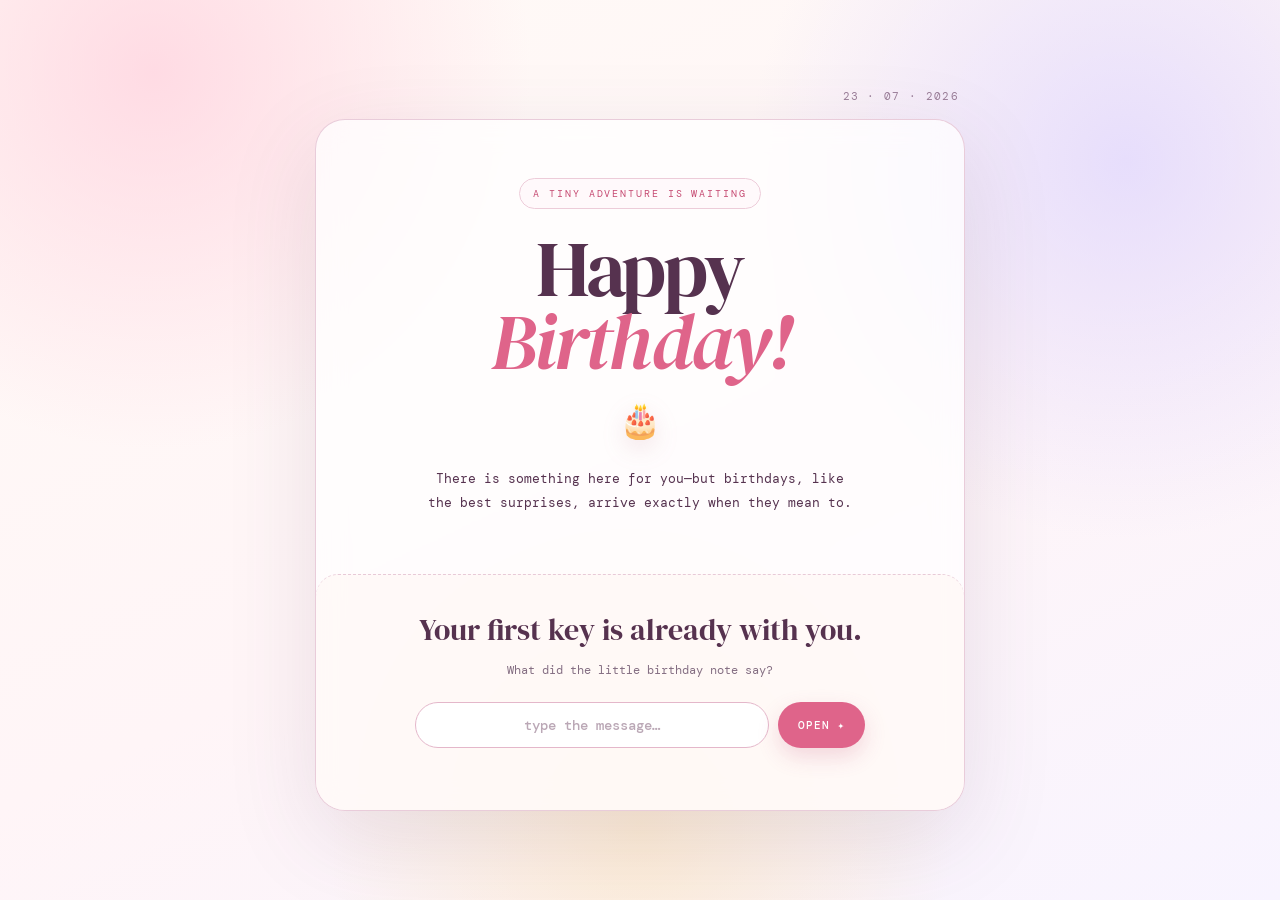
<file: index.html>
<!DOCTYPE html>
<html lang="en">
<head>
  <meta charset="utf-8">
  <meta name="viewport" content="width=device-width, initial-scale=1, viewport-fit=cover">
  <meta name="theme-color" content="#fff5f7">
  <meta name="description" content="A little birthday adventure, waiting just for you.">
  <meta name="robots" content="noindex, nofollow">
  <title>A Birthday Adventure ✦</title>
  <link rel="preconnect" href="https://fonts.googleapis.com">
  <link rel="preconnect" href="https://fonts.gstatic.com" crossorigin>
  <link href="https://fonts.googleapis.com/css2?family=DM+Mono:wght@400;500&family=DM+Serif+Display:ital@0;1&display=swap" rel="stylesheet">
  <link rel="stylesheet" href="birthday.css">
  <style>
    *{box-sizing:border-box;margin:0;padding:0}
    body{min-height:100svh;display:grid;place-items:center;padding:28px 18px;font-family:"DM Mono",monospace;-webkit-tap-highlight-color:transparent}
    .shell{width:min(100%,650px)}
    .top{display:flex;justify-content:flex-end;align-items:center;margin-bottom:16px;padding:0 6px;color:#9a7e98;font-size:11px;letter-spacing:.12em}
    .spark{color:#d94f79}
    main{overflow:hidden;border:1px solid rgba(232,202,216,.95);border-radius:30px;background:rgba(255,255,255,.73);box-shadow:0 28px 90px rgba(95,58,93,.13);backdrop-filter:blur(14px)}
    .hero{position:relative;padding:clamp(30px,8vw,58px);text-align:center}
    .mini{display:inline-flex;align-items:center;gap:8px;margin-bottom:24px;padding:8px 13px;border:1px solid #edccd9;border-radius:999px;background:#fff9fb;color:#c64c73;font-size:10px;letter-spacing:.19em;text-transform:uppercase}
    h1{font-family:"DM Serif Display",serif;font-size:clamp(47px,12vw,78px);font-weight:400;line-height:.93;letter-spacing:-.03em;cursor:default;user-select:none}
    h1 em{display:block;color:#df648a;font-weight:400}
    .intro{max-width:460px;margin:24px auto 0;color:#806a7f;font-size:13px;line-height:1.9}
    .cake{display:block;margin:20px auto 4px;font-size:34px;filter:drop-shadow(0 8px 12px rgba(180,91,119,.16))}
    .panel{padding:clamp(22px,6vw,34px);border-top:1px dashed #e8cad8;background:rgba(255,248,245,.66)}
    #countdown{text-align:center}
    .time{display:grid;grid-template-columns:repeat(4,1fr);gap:8px;margin:18px 0}
    .unit{padding:15px 5px;border:1px solid #ead0dc;border-radius:16px;background:rgba(255,255,255,.72)}
    .num{display:block;color:#66445f;font-family:"DM Serif Display",serif;font-size:clamp(26px,8vw,40px);line-height:1}
    .label{display:block;margin-top:6px;color:#9b8299;font-size:9px;letter-spacing:.14em}
    .waiting{color:#8b7288;font-size:12px;line-height:1.75}
    .date{margin-top:12px;color:#d2557b;font-size:10px;letter-spacing:.16em;text-transform:uppercase}
    #unlock{display:none;text-align:center}
    #unlock h2{font-family:"DM Serif Display",serif;font-size:30px;font-weight:400}
    #unlock p{margin:10px auto 20px;color:#846e82;font-size:12px;line-height:1.8}
    .row{display:flex;gap:9px;max-width:450px;margin:auto}
    input{min-width:0;flex:1;padding:13px 16px;border:1px solid #e4b7ca;border-radius:999px;background:#fff;color:#583a54;font:500 14px "DM Mono",monospace;text-align:center;outline:none}
    input:focus{border-color:#d75c83;box-shadow:0 0 0 4px rgba(228,95,134,.1)}
    button{padding:13px 20px;border:0;border-radius:999px;background:#df648a;color:white;font:500 11px "DM Mono",monospace;letter-spacing:.08em;cursor:pointer;box-shadow:0 9px 22px rgba(195,73,111,.2)}
    button:hover{transform:translateY(-1px)}
    #note{min-height:1.5em;margin-top:12px;color:#c45073;font-size:11px}
    .shake{animation:shake .32s ease}
    @keyframes shake{25%{transform:translateX(-5px)}75%{transform:translateX(5px)}}
    @media(max-width:440px){.row{flex-direction:column}.hero{padding-inline:24px}.panel{padding-inline:20px}}
  </style>
</head>
<body>
  <div class="shell">
    <div class="top"><span>23 · 07 · 2026</span></div>
    <main>
      <section class="hero">
        <div class="mini">a tiny adventure is waiting</div>
        <h1 id="title">Happy <em>Birthday!</em></h1>
        <span class="cake" aria-hidden="true">🎂</span>
        <p class="intro">There is something here for you—but birthdays, like the best surprises, arrive exactly when they mean to.</p>
      </section>
      <section class="panel">
        <div id="countdown">
          <p class="waiting">This little door is still sleeping.<br>Come back when the birthday clock strikes nine.</p>
          <div class="time" aria-label="Countdown to unlock">
            <div class="unit"><span class="num" id="days">00</span><span class="label">DAYS</span></div>
            <div class="unit"><span class="num" id="hours">00</span><span class="label">HOURS</span></div>
            <div class="unit"><span class="num" id="mins">00</span><span class="label">MINS</span></div>
            <div class="unit"><span class="num" id="secs">00</span><span class="label">SECS</span></div>
          </div>
          <div class="date">Unlocks July 23 at 9:00 AM · New York</div>
        </div>
        <div id="unlock">
          <h2>Your first key is already with you.</h2>
          <p>What did the little birthday note say?</p>
          <div class="row">
            <input id="key" autocomplete="off" spellcheck="false" placeholder="type the message…" aria-label="Message on the birthday note">
            <button id="open">OPEN ✦</button>
          </div>
          <div id="note" role="status"></div>
        </div>
      </section>
    </main>
  </div>
  <script>
    const UNLOCK_AT = new Date("2026-07-23T09:00:00-04:00").getTime();
    const ANSWER = "HAPPYBIRTHDAY";
    const $ = id => document.getElementById(id);
    const norm = value => (value || "").toUpperCase().replace(/[^A-Z0-9]/g, "");
    let devOpen = false;

    function showUnlock(){
      $("countdown").style.display = "none";
      $("unlock").style.display = "block";
    }

    function tick(){
      const left = UNLOCK_AT - Date.now();
      if(left <= 0 || devOpen){ showUnlock(); return; }
      const total = Math.floor(left / 1000);
      $("days").textContent = String(Math.floor(total / 86400)).padStart(2,"0");
      $("hours").textContent = String(Math.floor(total % 86400 / 3600)).padStart(2,"0");
      $("mins").textContent = String(Math.floor(total % 3600 / 60)).padStart(2,"0");
      $("secs").textContent = String(total % 60).padStart(2,"0");
    }

    function enter(){
      if(norm($("key").value) === ANSWER){
        $("note").textContent = "That’s it. Your adventure begins now…";
        setTimeout(() => location.href = "files/puzzle.html", 650);
      } else {
        $("note").textContent = "Almost—copy the words from the note exactly ♡";
        $("key").classList.add("shake");
        setTimeout(() => $("key").classList.remove("shake"), 400);
      }
    }
    $("open").onclick = enter;
    $("key").addEventListener("keydown", e => { if(e.key === "Enter") enter(); });

    let taps = 0, tapTimer;
    $("title").addEventListener("click", () => {
      clearTimeout(tapTimer);
      if(++taps >= 3){ devOpen = true; taps = 0; showUnlock(); $("key").value = "Happy Birthday"; enter(); }
      tapTimer = setTimeout(() => taps = 0, 650);
    });

    tick();
    setInterval(tick, 1000);
  </script>
</body>
</html>
</file>
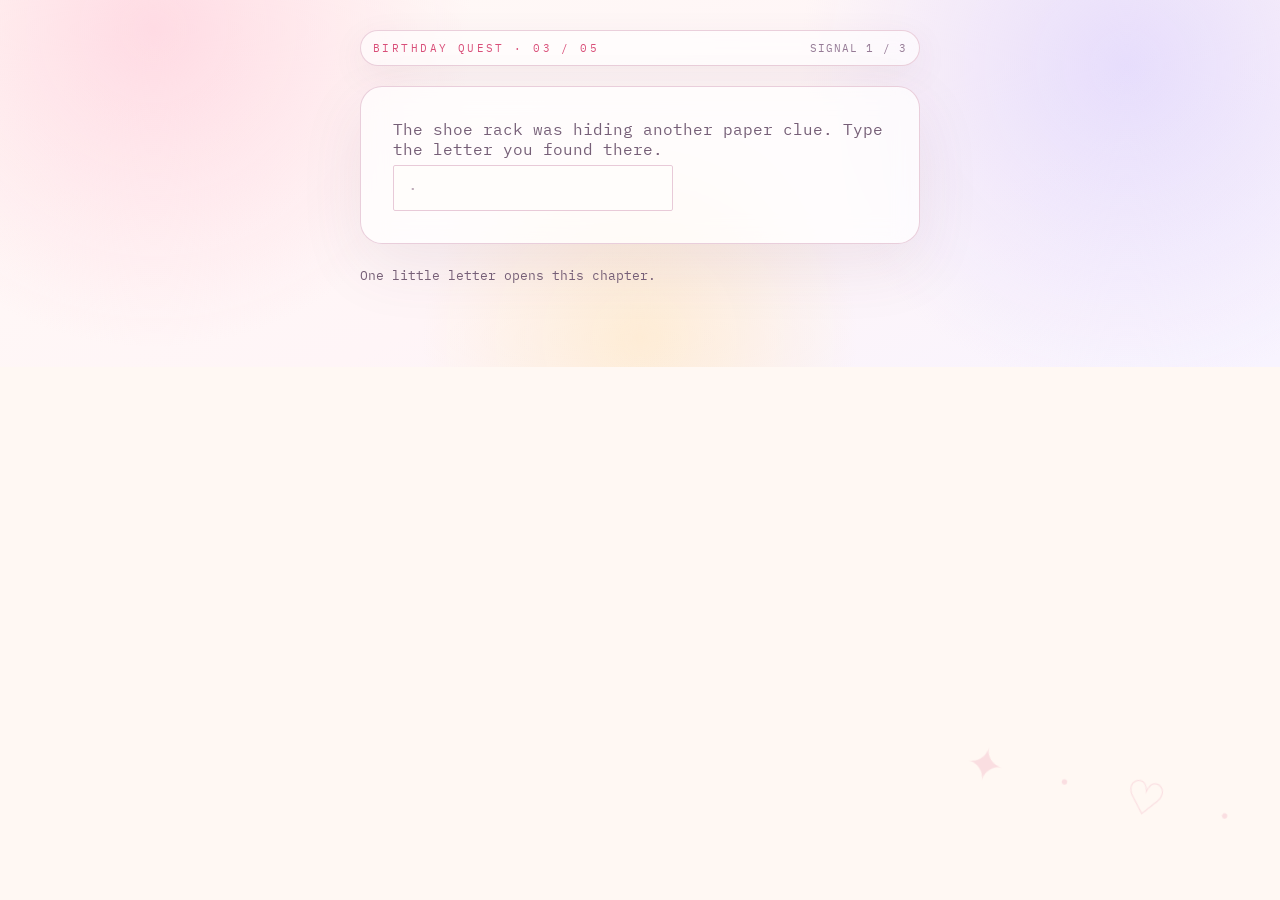
<file: files/album.html>
<!DOCTYPE html>
<html lang="en">
<head>
<meta charset="utf-8">
<meta name="viewport" content="width=device-width, initial-scale=1, viewport-fit=cover">
<title>Birthday Quest · Album</title>
<meta name="robots" content="noindex, nofollow">
<link rel="preconnect" href="https://fonts.googleapis.com">
<link rel="preconnect" href="https://fonts.gstatic.com" crossorigin>
<link href="https://fonts.googleapis.com/css2?family=IBM+Plex+Mono:wght@400;600&family=Instrument+Serif:ital@0;1&display=swap" rel="stylesheet">
<style>
:root{--ink:#0B1622;--amber:#E4B57D;--mist:#D7DEE6;--dim:#5C6B7C;--line:#22323F;--cell:#12212F}
*{box-sizing:border-box;margin:0;padding:0}
body{min-height:100%;background:var(--ink);color:var(--mist);font-family:"IBM Plex Mono",monospace;
  display:flex;flex-direction:column;align-items:center;padding:30px 16px 80px;gap:20px;
  -webkit-tap-highlight-color:transparent}
header{width:100%;max-width:560px;display:flex;align-items:baseline;justify-content:space-between}
.eyebrow{font-size:11px;letter-spacing:.22em;color:var(--amber)}
.counter{font-size:11px;letter-spacing:.1em;color:var(--dim)}
main{width:100%;max-width:560px}

.seg{display:none}
.seg.on{display:block;animation:rise .6s ease both}
@keyframes rise{from{opacity:0;transform:translateY(12px)}to{opacity:1;transform:none}}
.tag{font-size:10px;letter-spacing:.26em;color:var(--amber);margin-bottom:14px}
h2{font-family:"Instrument Serif",serif;font-weight:400;font-size:clamp(26px,7vw,40px);
  line-height:1.05;margin-bottom:18px}
.lead{font-size:14px;line-height:1.85;color:#8FA0B0;margin-bottom:22px}
.lead i{color:var(--mist);font-style:italic}

/* morse player */
.player{display:flex;flex-direction:column;gap:16px;margin-bottom:24px}
#lamp,.lamp2{width:100%;height:74px;border:1px solid var(--line);border-radius:3px;background:#060D14;
  display:flex;align-items:center;justify-content:center;transition:none;position:relative;overflow:hidden}
.lamp-core{width:46px;height:46px;border-radius:50%;background:#101E2A;transition:background .04s linear,box-shadow .04s linear}
.lamp-core.hi{background:var(--amber);box-shadow:0 0 40px 8px #E4B57Daa}
.controls{display:flex;gap:10px;flex-wrap:wrap;align-items:center}
button.go{font-family:"IBM Plex Mono",monospace;font-size:12px;letter-spacing:.12em;color:var(--mist);
  background:none;border:1px solid var(--line);padding:11px 18px;border-radius:2px;cursor:pointer}
button.go:hover{border-color:var(--amber);color:var(--amber)}
button.go:disabled{opacity:.4;cursor:default}
.morse-txt{font-size:20px;letter-spacing:.12em;color:var(--dim);word-spacing:8px;user-select:all}
.slash{color:#33465A}

input.txt{background:var(--cell);border:1px solid var(--line);color:var(--mist);font:inherit;
  font-size:16px;letter-spacing:.34em;text-transform:uppercase;padding:12px 14px;border-radius:2px;
  width:100%;max-width:280px}
input.txt:focus{outline:none;border-color:var(--amber)}
input.bad{border-color:#B8543F;animation:nudge .3s}
@keyframes nudge{25%{transform:translateX(-5px)}75%{transform:translateX(5px)}}
.row{display:flex;gap:10px;align-items:center;flex-wrap:wrap;margin-top:6px}

/* jianpu */
.staff{display:flex;flex-wrap:wrap;gap:7px;margin:8px 0 22px;font-family:"IBM Plex Mono",monospace}
.note{width:38px;height:52px;border:1px solid var(--line);border-radius:2px;background:var(--cell);
  display:flex;flex-direction:column;align-items:center;justify-content:center;gap:3px;cursor:pointer;
  transition:border-color .15s,background .15s}
.note:hover{border-color:var(--amber)}
.note .d{font-size:20px;color:var(--mist)}
.note .l{font-size:12px;color:var(--amber);min-height:14px;letter-spacing:.05em}
.note.dot-lo .d:after{content:"·";position:relative;top:6px}
.cipher{font-size:11px;color:var(--dim);line-height:2;margin-bottom:8px;letter-spacing:.05em}
.cipher b{color:#8FA0B0;font-weight:400}

.verdict{display:none;font-family:"Instrument Serif",serif;font-size:19px;line-height:1.7;
  color:var(--amber);border-left:2px solid var(--amber);padding-left:16px;margin-top:20px}
.verdict.on{display:block}
a.ghost{display:inline-block;margin-top:22px;font-size:12px;letter-spacing:.14em;color:var(--mist);
  text-decoration:none;border:1px solid var(--line);padding:11px 18px;border-radius:2px}
a.ghost:hover{border-color:var(--amber);color:var(--amber)}
#msg{width:100%;max-width:560px;font-size:13px;line-height:1.8;color:var(--dim);min-height:1.6em}
@media (prefers-reduced-motion:reduce){*{animation-duration:.01ms!important}}
</style>
<link rel="stylesheet" href="../birthday.css">
</head>
<body>

<header>
  <span class="eyebrow">BIRTHDAY QUEST · 03 / 05</span>
  <span class="counter" id="score">SIGNAL 1 / 3</span>
</header>

<main>

  <div id="gate">
    <p>The shoe rack was hiding another paper clue. Type the letter you found there.</p>
    <div class="row">
      <input class="txt" id="entry" maxlength="1" autocomplete="off" spellcheck="false"
        placeholder="·" aria-label="letter found at the shoe rack">
    </div>
  </div>

  <!-- SEG 1 -->
  <section class="seg" id="s1">
    <div class="tag">INTERCEPT · 03:39</div>
    <h2>Something is blinking in the dark.</h2>
    <p class="lead">A light on the far wall, flashing on and off in a pattern. Long, short, long.
    It keeps repeating. It is only three letters — and if you know whose signature this is, you will
    not need to count them twice.</p>
    <div class="player">
      <div id="lamp"><div class="lamp-core" id="core1"></div></div>
      <div class="controls">
        <button class="go" id="play1">▶ PLAY THE FLASHES</button>
        <button class="go" id="show1">show the marks</button>
      </div>
      <div class="morse-txt" id="mt1" style="display:none"></div>
    </div>
    <div class="row">
      <input class="txt" id="in1" maxlength="6" autocomplete="off" spellcheck="false"
        placeholder="· · ·" aria-label="three letters">
      <button class="go" id="ok1">DECODE</button>
    </div>
    <div class="verdict" id="v1">Their crown. Of course it is you who'd recognise it first.</div>
  </section>

  <!-- SEG 2 -->
  <section class="seg" id="s2">
    <div class="tag">INTERCEPT · SECOND SIGNAL</div>
    <h2>The light changes.</h2>
    <p class="lead">Now it is longer — five letters this time. Same rules. This one is not a name.
    It is a <i>place</i>. It is telling you where to go.</p>
    <div class="player">
      <div id="lamp2" class="lamp2"><div class="lamp-core" id="core2"></div></div>
      <div class="controls">
        <button class="go" id="play2">▶ PLAY THE FLASHES</button>
        <button class="go" id="show2">show the marks</button>
      </div>
      <div class="morse-txt" id="mt2" style="display:none"></div>
    </div>
    <div class="row">
      <input class="txt" id="in2" maxlength="8" autocomplete="off" spellcheck="false"
        placeholder="· · · · ·" aria-label="five letters">
      <button class="go" id="ok2">DECODE</button>
    </div>
    <div class="verdict" id="v2">An album. Go to the shelf where the records live.</div>
  </section>

  <!-- SEG 3 -->
  <section class="seg" id="s3">
    <div class="tag">INTERCEPT · THE NUMBERS</div>
    <h2>Which one, though?</h2>
    <p class="lead">There are a lot of records on that shelf. The last part of the signal isn't
    flashes — it's a line of numbers, the kind you'd hum. But these aren't meant to be sung.
    Each number is a letter: <i>1 = A, 2 = B, 3 = C …</i> right up the alphabet. Read the line and
    you'll have the name of the one to pull out.</p>
    <div class="cipher"><b>1</b>=A &nbsp;<b>2</b>=B &nbsp;<b>3</b>=C &nbsp; … &nbsp;
      <b>19</b>=S &nbsp;<b>20</b>=T &nbsp;<b>26</b>=Z</div>
    <div class="staff" id="staff"></div>
    <div class="row">
      <input class="txt" id="in3" maxlength="14" autocomplete="off" spellcheck="false"
        placeholder="one word" aria-label="the word">
      <button class="go" id="ok3">DECODE</button>
    </div>
    <div class="verdict" id="v3"></div>
  </section>

</main>

<p id="msg">One little letter opens this chapter.</p>

<script>
const CONFIG = {
  ENTRY    : "D",
  UNLOCK1  : "TXT",
  UNLOCK2  : "ALBUM",
  SONG     : "STRANGER",          // A1Z26 → 19 20 18 1 14 7 5 18
  SONG_FULL: "Beautiful Strangers",
  NEXT_URL : "calendar.html"
};

const MORSE={A:'.-',B:'-...',C:'-.-.',D:'-..',E:'.',F:'..-.',G:'--.',H:'....',I:'..',J:'.---',
K:'-.-',L:'.-..',M:'--',N:'-.',O:'---',P:'.--.',Q:'--.-',R:'.-.',S:'...',T:'-',U:'..-',
V:'...-',W:'.--',X:'-..-',Y:'-.--',Z:'--..'};
const enc=w=>[...w.toUpperCase()].map(c=>MORSE[c]).join(' / ');
const norm=v=>(v||'').toUpperCase().replace(/[^A-Z0-9]/g,'');
const $=s=>document.getElementById(s);

/* entry gate */
$('entry').addEventListener('input',e=>{
  e.target.value=e.target.value.replace(/[^a-zA-Z]/g,'').toUpperCase();
  if(e.target.value===CONFIG.ENTRY){
    $('gate').style.display='none';
    $('s1').classList.add('on');
    $('msg').textContent='Play the flashes. You can replay as many times as you like.';
  }
});

/* ── morse flasher ── */
const U=110;  // dit unit ms
function play(word,core,btn){
  btn.disabled=true;
  const seq=[];
  [...word.toUpperCase()].forEach((ch,ci)=>{
    if(ci) seq.push(['off',U*3]);              // letter gap
    const code=MORSE[ch];
    [...code].forEach((sym,si)=>{
      if(si) seq.push(['off',U]);              // intra-letter gap
      seq.push(['on',sym==='-'?U*3:U]);
    });
  });
  let t=0;
  seq.forEach(([st,dur])=>{
    setTimeout(()=>core.classList.toggle('hi',st==='on'),t);
    t+=dur;
  });
  setTimeout(()=>{core.classList.remove('hi');btn.disabled=false;},t+40);
}

/* ── seg 1 ── */
$('mt1').innerHTML=enc(CONFIG.UNLOCK1).replace(/\//g,'<span class="slash">/</span>');
$('play1').onclick=()=>play(CONFIG.UNLOCK1,$('core1'),$('play1'));
$('show1').onclick=()=>{$('mt1').style.display='block';$('show1').disabled=true;};
function try1(){
  if(norm($('in1').value)===CONFIG.UNLOCK1){
    $('v1').classList.add('on'); $('score').textContent='SIGNAL 2 / 3';
    $('msg').textContent='Good. It blinks again.';
    setTimeout(()=>{s1.classList.remove('on');$('s2').classList.add('on');
      $('s2').scrollIntoView({behavior:'smooth',block:'start'});},1100);
  } else bad($('in1'));
}
$('ok1').onclick=try1; $('in1').addEventListener('keydown',e=>{if(e.key==='Enter')try1()});

/* ── seg 2 ── */
$('mt2').innerHTML=enc(CONFIG.UNLOCK2).replace(/\//g,'<span class="slash">/</span>');
$('play2').onclick=()=>play(CONFIG.UNLOCK2,$('core2'),$('play2'));
$('show2').onclick=()=>{$('mt2').style.display='block';$('show2').disabled=true;};
function try2(){
  if(norm($('in2').value)===CONFIG.UNLOCK2){
    $('v2').classList.add('on'); $('score').textContent='SIGNAL 3 / 3';
    $('msg').textContent='Now the numbers.';
    setTimeout(()=>{$('s2').classList.remove('on');$('s3').classList.add('on');buildStaff();
      $('s3').scrollIntoView({behavior:'smooth',block:'start'});},1100);
  } else bad($('in2'));
}
$('ok2').onclick=try2; $('in2').addEventListener('keydown',e=>{if(e.key==='Enter')try2()});

/* ── seg 3 · jianpu-styled digit cipher ── */
function buildStaff(){
  const nums=[...CONFIG.SONG.toUpperCase()].map(c=>c.charCodeAt(0)-64); // A1Z26
  const st=$('staff');
  nums.forEach(n=>{
    const d=document.createElement('div'); d.className='note';
    d.innerHTML=`<span class="d">${n}</span><span class="l"></span>`;
    d.onclick=()=>{ const l=d.querySelector('.l');
      l.textContent = l.textContent ? '' : String.fromCharCode(64+n); };
    st.appendChild(d);
  });
}
function try3(){
  const v=norm($('in3').value);
  if(v===CONFIG.SONG || v===norm(CONFIG.SONG_FULL) || norm(CONFIG.SONG_FULL).includes(v)&&v.length>=6){
    $('v3').innerHTML=`<i>${CONFIG.SONG_FULL}.</i><br>Pull it off the shelf and open the sleeve.`;
    $('v3').classList.add('on'); $('score').textContent='DECODED';
    $('msg').textContent='';
    document.querySelectorAll('#staff .note .l').forEach((l,i)=>
      setTimeout(()=>l.textContent=String.fromCharCode(64+(CONFIG.SONG.charCodeAt(i)-64)),i*90));
    if(CONFIG.NEXT_URL){
      const a=document.createElement('a');
      a.href=CONFIG.NEXT_URL;a.className='ghost';a.textContent='FOUND IT →';
      $('v3').appendChild(a);
    }
  } else bad($('in3'));
}
$('ok3').onclick=try3; $('in3').addEventListener('keydown',e=>{if(e.key==='Enter')try3()});

function bad(el){el.classList.add('bad');setTimeout(()=>el.classList.remove('bad'),400);}

/* ── dev skip · press S, or tap STATION three times. Delete before sending. ── */
const s1=$('s1');
function skip(){
  if($('gate').style.display!=='none'){$('gate').style.display='none';$('s1').classList.add('on');return;}
  if(s1.classList.contains('on')){$('in1').value=CONFIG.UNLOCK1;try1();}
  else if($('s2').classList.contains('on')){$('in2').value=CONFIG.UNLOCK2;try2();}
  else {$('in3').value=CONFIG.SONG;try3();}
}
addEventListener('keydown',e=>{
  if(document.activeElement.tagName==='INPUT') return;
  if(e.key==='s'||e.key==='S') skip();
});
let taps=0,tt;
document.querySelector('.eyebrow').addEventListener('click',()=>{
  clearTimeout(tt); if(++taps>=3){taps=0;skip();} tt=setTimeout(()=>taps=0,600);
});
</script>
</body>
</html>
</file>
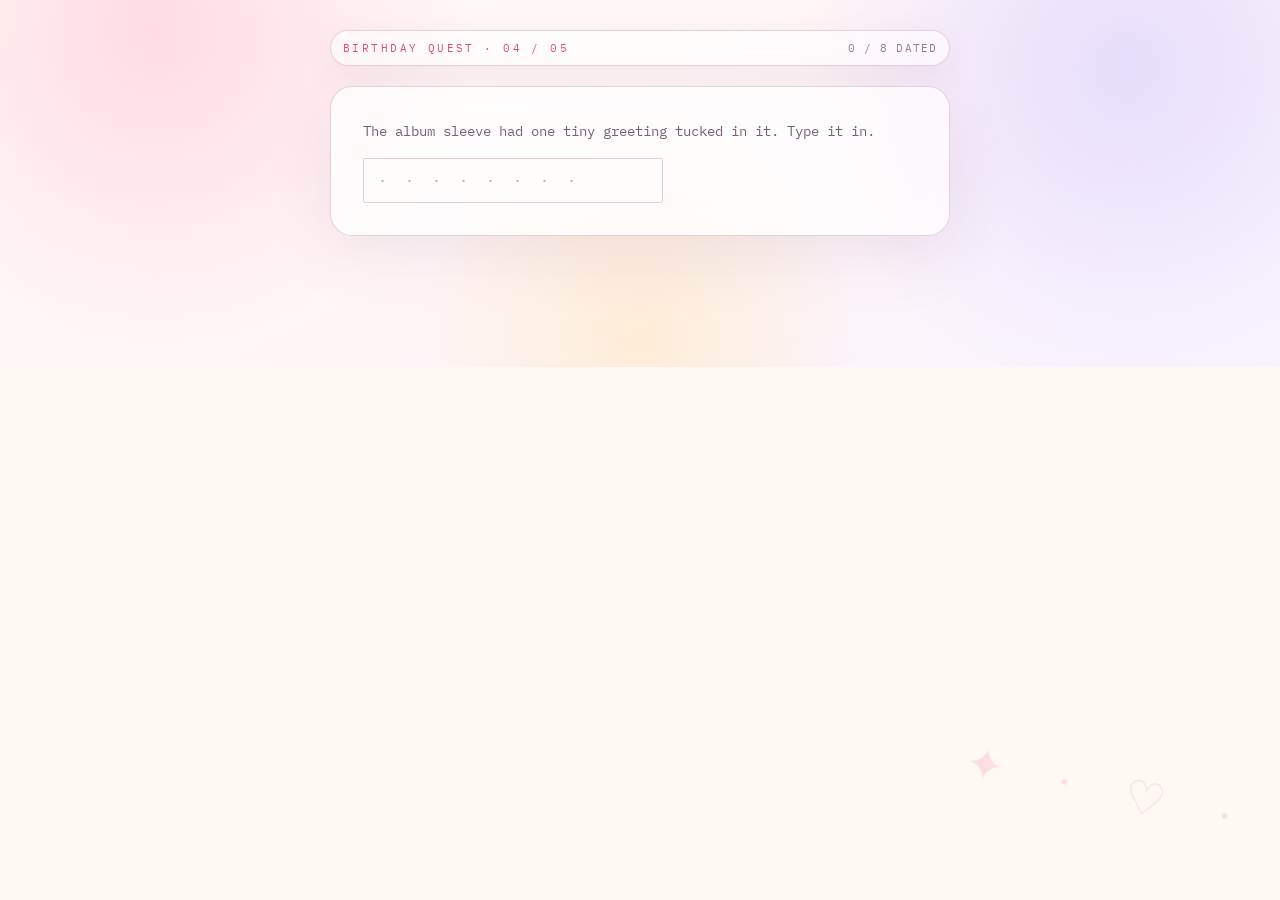
<file: files/calendar.html>
<!DOCTYPE html>
<html lang="en">
<head>
<meta charset="utf-8">
<meta name="viewport" content="width=device-width, initial-scale=1, viewport-fit=cover">
<title>Birthday Quest · Calendar</title>
<meta name="robots" content="noindex, nofollow">
<link rel="preconnect" href="https://fonts.googleapis.com">
<link rel="preconnect" href="https://fonts.gstatic.com" crossorigin>
<link href="https://fonts.googleapis.com/css2?family=IBM+Plex+Mono:wght@400;600&family=Instrument+Serif:ital@0;1&display=swap" rel="stylesheet">
<style>
:root{--ink:#0B1622;--amber:#E4B57D;--mist:#D7DEE6;--dim:#5C6B7C;--line:#22323F;--cell:#12212F}
*{box-sizing:border-box;margin:0;padding:0}
body{min-height:100%;background:var(--ink);color:var(--mist);font-family:"IBM Plex Mono",monospace;
  display:flex;flex-direction:column;align-items:center;padding:30px 16px 90px;gap:20px;
  -webkit-tap-highlight-color:transparent}
header{width:100%;max-width:620px;display:flex;align-items:baseline;justify-content:space-between}
.eyebrow{font-size:11px;letter-spacing:.22em;color:var(--amber)}
.counter{font-size:11px;letter-spacing:.1em;color:var(--dim)}
main{width:100%;max-width:620px}

#gate{display:flex;flex-direction:column;gap:14px}
#gate p{font-size:14px;line-height:1.8;color:#8FA0B0}
input.txt{background:var(--cell);border:1px solid var(--line);color:var(--mist);font:inherit;
  font-size:15px;letter-spacing:.3em;text-transform:uppercase;padding:12px 14px;border-radius:2px;
  width:100%;max-width:300px}
input.txt:focus{outline:none;border-color:var(--amber)}
input.bad{border-color:#B8543F;animation:nudge .3s}
@keyframes nudge{25%{transform:translateX(-5px)}75%{transform:translateX(5px)}}

.intro{font-family:"Instrument Serif",serif;font-size:clamp(22px,5.4vw,32px);line-height:1.25;
  margin:6px 0 6px}
.sub{font-size:13px;line-height:1.8;color:#8FA0B0;margin-bottom:8px}

/* photo date hunt */
#strip{display:grid;grid-template-columns:repeat(4,1fr);gap:10px;margin:14px 0 8px}
@media(max-width:560px){#strip{grid-template-columns:repeat(2,1fr)}}
.frame{position:relative;border:1px solid var(--line);border-radius:3px;overflow:hidden;
  background:#0d1a26;cursor:default;transition:border-color .25s,transform .25s}
.frame.reveal{border-color:var(--amber);transform:translateY(-2px)}
.photo{position:relative;aspect-ratio:3/4;overflow:hidden}
.photo img{width:100%;height:100%;object-fit:cover;display:block;filter:saturate(.92) contrast(1.02)}
.photo .ph{width:100%;height:100%;display:flex;align-items:center;justify-content:center;
  color:#33465A;font-size:10px;letter-spacing:.1em;text-align:center;padding:8px}
.frame .idx{position:absolute;z-index:2;top:6px;left:7px;padding:3px 5px;border-radius:8px;
  background:#fff9;color:#665266;font-size:9px}
.date-entry{display:flex;align-items:center;justify-content:center;gap:4px;padding:9px 5px;background:var(--cell)}
.date-entry input{width:34px;min-width:0;border:0;border-bottom:1px solid var(--line);background:transparent;
  color:var(--mist);font:600 12px "IBM Plex Mono",monospace;text-align:center;padding:4px 1px}
.date-entry input:focus{outline:none;border-color:var(--amber)}
.date-entry span{color:var(--dim);font-size:10px}
.date-ok{width:27px;height:27px;border:1px solid var(--line);border-radius:50%;background:none;color:var(--amber);
  font:600 12px "IBM Plex Mono",monospace;cursor:pointer;padding:0}
.date-ok:hover{border-color:var(--amber)}
.found{padding:12px 5px;background:var(--cell);color:var(--amber);font-size:11px;letter-spacing:.08em;text-align:center}
.frame.wrong{animation:nudge .3s}

/* worksheet */
.work{border-top:1px solid var(--line);margin-top:18px;padding-top:22px;display:none}
.work.on{display:block;animation:rise .6s ease both}
@keyframes rise{from{opacity:0;transform:translateY(12px)}to{opacity:1;transform:none}}
.tag{font-size:10px;letter-spacing:.26em;color:var(--amber);margin-bottom:12px}
.eq{font-family:"IBM Plex Mono",monospace;font-size:14px;line-height:2.4;color:#8FA0B0}
.eq b{color:var(--mist);font-weight:600}
.eq .amber{color:var(--amber)}
.chips{display:flex;flex-wrap:wrap;gap:7px;margin:6px 0 18px}
.chip{border:1px solid var(--line);border-radius:2px;padding:6px 10px;font-size:12px;color:var(--mist);
  background:var(--cell)}
.chip small{color:var(--dim);font-size:9px;display:block;letter-spacing:.05em}
.row{display:flex;gap:10px;align-items:center;flex-wrap:wrap;margin-top:8px}
.row label{font-size:12px;color:var(--dim);letter-spacing:.08em;min-width:58px}
input.num{width:80px;background:var(--cell);border:1px solid var(--line);color:var(--mist);font:inherit;
  font-size:17px;text-align:center;letter-spacing:.15em;padding:10px;border-radius:2px}
input.num:focus{outline:none;border-color:var(--amber)}
button.go{font-family:"IBM Plex Mono",monospace;font-size:12px;letter-spacing:.14em;color:var(--mist);
  background:none;border:1px solid var(--line);padding:11px 18px;border-radius:2px;cursor:pointer}
button.go:hover{border-color:var(--amber);color:var(--amber)}
.hint{font-size:11px;color:var(--dim);margin-top:10px;line-height:1.7}

/* result */
#done{display:none;padding-top:26px;text-align:center}
#done.on{display:block;animation:rise .7s ease both}
.cal{display:inline-block;border:1px solid var(--line);border-radius:6px;overflow:hidden;
  width:200px;margin:0 auto}
.cal .m{background:#8a2f2f;color:#fff;font-size:12px;letter-spacing:.2em;padding:9px;text-align:center;
  font-family:"IBM Plex Mono",monospace}
.cal .d{font-family:"Instrument Serif",serif;font-size:76px;color:var(--mist);padding:16px 0 10px;
  line-height:1;background:#0d1a26}
.cal .w{font-size:10px;letter-spacing:.24em;color:var(--dim);padding:0 0 14px;background:#0d1a26}
#done .tail{font-size:14px;line-height:1.8;color:#8FA0B0;margin-top:18px}
a.ghost{display:inline-block;margin-top:20px;font-size:12px;letter-spacing:.14em;color:var(--mist);
  text-decoration:none;border:1px solid var(--line);padding:11px 18px;border-radius:2px}
a.ghost:hover{border-color:var(--amber);color:var(--amber)}
#msg{width:100%;max-width:620px;font-size:13px;line-height:1.8;color:var(--dim);min-height:1.6em}
@media (prefers-reduced-motion:reduce){*{animation-duration:.01ms!important}}
</style>
<link rel="stylesheet" href="../birthday.css">
</head>
<body>

<header>
  <span class="eyebrow">BIRTHDAY QUEST · 04 / 05</span>
  <span class="counter" id="score">0 / 8 DATED</span>
</header>

<main>
  <div id="gate">
    <p>The album sleeve had one tiny greeting tucked in it. Type it in.</p>
    <input class="txt" id="key" maxlength="14" autocomplete="off" spellcheck="false"
      placeholder="· · · · · · · ·" aria-label="the word from station four">
  </div>

  <div id="body" style="display:none">
    <div class="intro">Eight frames from one year.</div>
    <p class="sub">Find the original date of each photo in your camera roll. Enter its month and day
    underneath — nothing here will reveal them for you.</p>

    <div id="strip"></div>

    <div class="work" id="work">
      <div class="tag">THE ARITHMETIC</div>
      <div class="eq">
        Let <b>M</b> be the sum of all the <b>month</b> numbers:<br>
        <span id="monsList" class="amber"></span> &nbsp;→&nbsp; <b>M = <span id="monSum">?</span></b><br><br>
        Let <b>D</b> be the sum of all the <b>day</b> numbers:<br>
        <span id="daysList" class="amber"></span> &nbsp;→&nbsp; <b>D = <span id="daySum">?</span></b><br><br>
        Now cross the calendar: months borrow <b>31</b>, days borrow <b>12</b>.<br>
        <b>MONTH</b> = M − (2 × 31) = ?<br>
        <b>DAY</b> = D − (9 × 12) = ?
      </div>
      <div class="row">
        <label>MONTH</label>
        <input class="num" id="inM" inputmode="numeric" maxlength="2" placeholder="··">
        <label style="min-width:14px">/</label>
        <label>DAY</label>
        <input class="num" id="inD" inputmode="numeric" maxlength="2" placeholder="··">
        <button class="go" id="solve">CHECK</button>
      </div>
      <div class="hint" id="hint"></div>
    </div>

    <div id="done">
      <div class="cal">
        <div class="m" id="calM">JULY</div>
        <div class="d" id="calD">23</div>
        <div class="w">GO OPEN THAT PAGE</div>
      </div>
      <div class="tail" id="tail"></div>
    </div>
  </div>
</main>

<p id="msg"></p>

<script>
const CONFIG = {
  ENTRY : "HI",     // the greeting found in the album
  NEXT_URL : "mailbox.html",
  /* The date stays hidden until the player finds and enters it. */
  PHOTOS : [
    { url:"../photos/1_2025-08-29_kitchen.jpg", date:[2025, 8,29], cap:"kitchen · peace sign" },
    { url:"../photos/2_2025-10-05_mcdonalds.jpg", date:[2025,10, 5], cap:"mcdonald's" },
    { url:"../photos/3_2025-10-06_summit.jpg", date:[2025,10, 6], cap:"autumn summit" },
    { url:"../photos/4_2025-11-01_halloween.jpg", date:[2025,11, 1], cap:"halloween" },
    { url:"../photos/5_2025-11-24_chalkwall.jpg", date:[2025,11,24], cap:"chalk wall" },
    { url:"../photos/6_2025-12-28_snowangel.jpg", date:[2025,12,28], cap:"snow angel" },
    { url:"../photos/7_2026-02-13_frozenshore.jpg", date:[2026, 2,13], cap:"frozen shore" },
    { url:"../photos/8_2026-05-25_redrocks.jpg", date:[2026, 5,25], cap:"red rocks" }
  ]
};

const MON=["","JAN","FEB","MAR","APR","MAY","JUN","JUL","AUG","SEP","OCT","NOV","DEC"];
const MONTHNAME=["","JANUARY","FEBRUARY","MARCH","APRIL","MAY","JUNE","JULY","AUGUST",
  "SEPTEMBER","OCTOBER","NOVEMBER","DECEMBER"];
const $=s=>document.getElementById(s);
const norm=v=>(v||"").toUpperCase().replace(/[^A-Z0-9]/g,"");

// M is the month sum; D is the day sum.
const days = CONFIG.PHOTOS.map(p=>p.date[2]);
const mons = CONFIG.PHOTOS.map(p=>p.date[1]);
const daySum = days.reduce((a,b)=>a+b,0);
const monSum = mons.reduce((a,b)=>a+b,0);
const ansM = monSum - (2 * 31); // 69 - 62 = 7
const ansD = daySum - (9 * 12); // 131 - 108 = 23

let revealed=0;
function buildStrip(){
  const strip=$("strip");
  CONFIG.PHOTOS.forEach((p,i)=>{
    const f=document.createElement("div"); f.className="frame";
    const dstr=MON[p.date[1]]+" "+String(p.date[2]).padStart(2,"0");
    f.innerHTML=`<div class="photo"><span class="idx">${String(i+1).padStart(2,"0")}</span>`+
      (p.url ? `<img src="${p.url}" alt="">`
             : `<div class="ph">${p.cap}<br>(photo ${i+1})</div>`)+`</div>`+
      `<div class="date-entry"><input class="month" inputmode="numeric" maxlength="2" placeholder="MM" aria-label="photo ${i+1} month"><span>/</span><input class="day" inputmode="numeric" maxlength="2" placeholder="DD" aria-label="photo ${i+1} day"><button class="date-ok" aria-label="check photo ${i+1} date">✓</button></div>`;
    f.querySelectorAll("input").forEach(el=>el.addEventListener("input",()=>{
      el.value=el.value.replace(/\D/g,"").slice(0,2);
    }));
    f.querySelector(".date-ok").onclick=()=>{
      if(f.classList.contains("reveal")) return;
      const m=parseInt(f.querySelector(".month").value,10);
      const d=parseInt(f.querySelector(".day").value,10);
      if(m===p.date[1]&&d===p.date[2]){
        f.classList.add("reveal");
        f.querySelector(".date-entry").outerHTML=`<div class="found">${dstr} · FOUND ✓</div>`;
        revealed++;
        $("score").textContent=revealed+" / 8 DATED";
        if(revealed===CONFIG.PHOTOS.length) openWork();
      } else {
        f.classList.add("wrong");setTimeout(()=>f.classList.remove("wrong"),400);
      }
    };
    strip.appendChild(f);
  });
}

function openWork(){
  $("daysList").textContent = days.join(" + ");
  $("monsList").textContent = mons.join(" + ");
  $("daySum").textContent = daySum;
  $("monSum").textContent = monSum;
  $("work").classList.add("on");
  $("msg").textContent="You found every date. Now let M and D do the rest.";
  $("work").scrollIntoView({behavior:"smooth",block:"center"});
}

$("solve").onclick=()=>{
  const m=parseInt($("inM").value,10), d=parseInt($("inD").value,10);
  if(m===ansM && d===ansD){
    $("work").classList.remove("on");
    $("calM").textContent=MONTHNAME[ansM];
    $("calD").textContent=ansD;
    $("done").classList.add("on");
    $("score").textContent="DATE FOUND";
    $("msg").textContent="";
    $("tail").innerHTML="Go to the calendar. Turn to that page.<br>Something is waiting between the leaves.";
    if(CONFIG.NEXT_URL){
      const a=document.createElement("a");
      a.href=CONFIG.NEXT_URL;a.className="ghost";a.textContent="FOUND IT →";
      $("tail").appendChild(a);
    }
    $("done").scrollIntoView({behavior:"smooth",block:"center"});
  } else {
    let h="";
    if(m!==ansM) h="For the month, use M = "+monSum+" in M − (2 × 31). ";
    if(d!==ansD) h+="For the day, use D = "+daySum+" in D − (9 × 12).";
    $("hint").textContent=h;
    [$("inM"),$("inD")].forEach(el=>{el.classList.add("bad");setTimeout(()=>el.classList.remove("bad"),400)});
  }
};
[$("inM"),$("inD")].forEach(el=>el.addEventListener("keydown",e=>{if(e.key==="Enter")$("solve").click()}));

/* gate */
$("key").addEventListener("input",e=>{
  if(norm(e.target.value)===CONFIG.ENTRY){
    $("gate").style.display="none";
    $("body").style.display="block";
    $("msg").textContent="Find each photo in your camera roll and enter its month and day.";
    buildStrip();
  }
});

/* dev skip · press S, or tap STATION three times. Delete before sending. */
function skip(){
  if($("body").style.display==="none"){
    $("gate").style.display="none";$("body").style.display="block";buildStrip();return;
  }
  if(!$("work").classList.contains("on")){
    document.querySelectorAll(".frame").forEach((f,i)=>{
      if(f.classList.contains("reveal")) return;
      const p=CONFIG.PHOTOS[i];
      f.querySelector(".month").value=p.date[1];f.querySelector(".day").value=p.date[2];
      f.querySelector(".date-ok").click();
    });return;
  }
  $("inM").value=ansM; $("inD").value=ansD; $("solve").click();
}
addEventListener("keydown",e=>{
  if(document.activeElement.tagName==="INPUT") return;
  if(e.key==="s"||e.key==="S") skip();
});
let taps=0,tt;
document.querySelector(".eyebrow").addEventListener("click",()=>{
  clearTimeout(tt); if(++taps>=3){taps=0;skip();} tt=setTimeout(()=>taps=0,600);
});
</script>
</body>
</html>
</file>
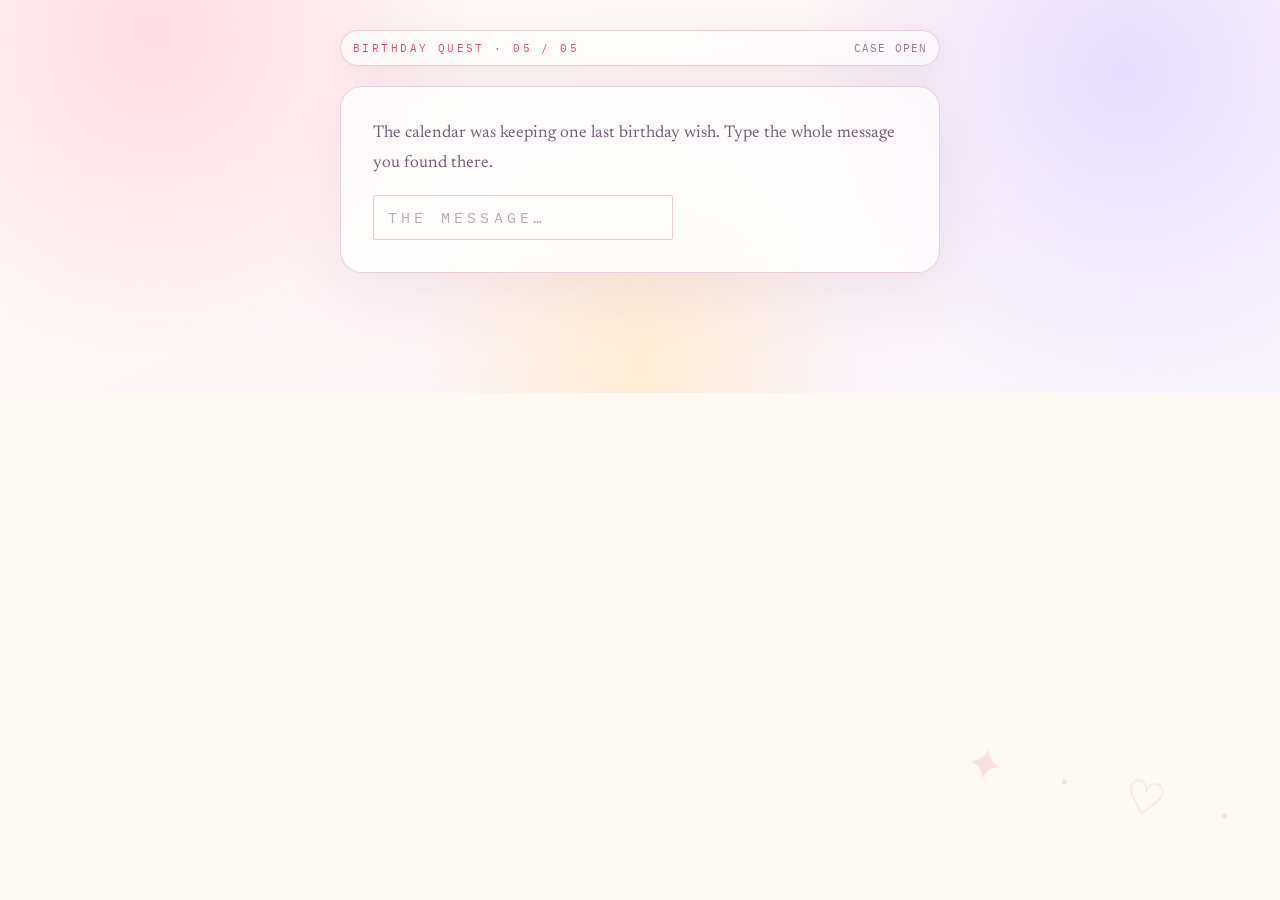
<file: files/mailbox.html>
<!DOCTYPE html>
<html lang="en">
<head>
<meta charset="utf-8">
<meta name="viewport" content="width=device-width, initial-scale=1, viewport-fit=cover">
<title>Birthday Quest · Mailbox</title>
<meta name="robots" content="noindex, nofollow">
<link rel="preconnect" href="https://fonts.googleapis.com">
<link rel="preconnect" href="https://fonts.gstatic.com" crossorigin>
<link href="https://fonts.googleapis.com/css2?family=IBM+Plex+Mono:wght@400;600&family=Instrument+Serif:ital@0;1&family=Newsreader:ital,opsz,wght@0,6..72,300;0,6..72,400;1,6..72,300&display=swap" rel="stylesheet">
<style>
:root{--ink:#0B1622;--amber:#E4B57D;--mist:#D7DEE6;--dim:#5C6B7C;--line:#22323F;--cell:#12212F;
      --paper:#C8CFD6}
*{box-sizing:border-box;margin:0;padding:0}
body{min-height:100%;background:var(--ink);color:var(--mist);font-family:"IBM Plex Mono",monospace;
  display:flex;flex-direction:column;align-items:center;padding:30px 16px 80px;gap:20px;
  -webkit-tap-highlight-color:transparent}
header{width:100%;max-width:600px;display:flex;align-items:baseline;justify-content:space-between}
.eyebrow{font-size:11px;letter-spacing:.22em;color:var(--amber)}
.counter{font-size:11px;letter-spacing:.1em;color:var(--dim)}
main{width:100%;max-width:600px}

/* ── gate ── */
#gate{display:flex;flex-direction:column;gap:16px}
#gate p{font-family:"Newsreader",serif;font-size:17px;line-height:1.75;color:var(--paper)}
input.txt{background:var(--cell);border:1px solid var(--line);color:var(--mist);font:inherit;
  font-size:15px;letter-spacing:.28em;text-transform:uppercase;padding:12px 14px;border-radius:2px;
  width:100%;max-width:300px}
input.txt:focus{outline:none;border-color:var(--amber)}
input.bad{border-color:#B8543F;animation:nudge .3s}
@keyframes nudge{25%{transform:translateX(-5px)}75%{transform:translateX(5px)}}

/* ── chapters ── */
.ch{border-top:1px solid var(--line);padding:30px 0;display:none}
.ch.on{display:block;animation:rise .7s ease both}
@keyframes rise{from{opacity:0;transform:translateY(14px)}to{opacity:1;transform:none}}
.tag{font-size:10px;letter-spacing:.26em;color:var(--amber);margin-bottom:12px}
.ch h2{font-family:"Instrument Serif",serif;font-weight:400;font-size:clamp(28px,7vw,42px);
  line-height:1.05;margin-bottom:18px;letter-spacing:.01em}
.prose{font-family:"Newsreader",serif;font-size:17px;line-height:1.8;color:var(--paper)}
.prose p{margin-bottom:15px}
.prose i{color:var(--mist)}
.evi{border-left:2px solid var(--line);padding:12px 0 12px 16px;margin:20px 0;
  font-family:"IBM Plex Mono",monospace;font-size:13px;line-height:1.9;color:#8FA0B0;letter-spacing:.03em}
.evi b{color:var(--amber);font-weight:600}
.q{font-family:"Newsreader",serif;font-style:italic;font-size:18px;color:var(--mist);margin:22px 0 14px}
.opts{display:flex;flex-wrap:wrap;gap:10px}
button.opt,button.go{font-family:"IBM Plex Mono",monospace;font-size:12px;letter-spacing:.12em;
  color:var(--mist);background:none;border:1px solid var(--line);padding:11px 18px;border-radius:2px;
  cursor:pointer}
button.opt:hover,button.go:hover{border-color:var(--amber);color:var(--amber)}
button.opt.no{opacity:.25;border-color:var(--line);cursor:default}
.row{display:flex;gap:10px;align-items:center;flex-wrap:wrap}
.solved .q,.solved .opts,.solved .row,.solved table,.solved svg.gears{display:none}
.verdict{display:none;font-family:"Newsreader",serif;font-size:17px;line-height:1.8;color:var(--amber);
  border-left:2px solid var(--amber);padding-left:16px;margin-top:8px}
.solved .verdict{display:block}

table{border-collapse:collapse;font-family:"IBM Plex Mono",monospace;font-size:11.5px;margin:6px 0 4px}
td,th{border:1px solid var(--line);padding:5px 9px;color:#8FA0B0;text-align:left;font-weight:400}
th{color:var(--amber);letter-spacing:.1em;font-size:10px}

svg.gears{width:100%;max-width:420px;height:auto;margin:6px 0 4px;display:block}
svg.gears .g{fill:none;stroke:#3E5062;stroke-width:2}
svg.gears .belt{stroke:var(--amber);stroke-width:1.5;fill:none;stroke-dasharray:5 4}
svg.gears text{fill:var(--dim);font-family:"IBM Plex Mono",monospace;font-size:11px}
svg.gears .drive{stroke:var(--amber)}

/* mastermind */
#hist{font-family:"IBM Plex Mono",monospace;font-size:13px;line-height:2;color:#8FA0B0;margin:14px 0}
#hist span{color:var(--amber);letter-spacing:.3em}
#hist em{font-style:normal;color:var(--dim);font-size:11px;letter-spacing:.1em}
input.dial{width:130px;letter-spacing:.5em;text-align:center;font-size:19px}

#msg{width:100%;max-width:600px;font-size:13px;line-height:1.8;color:var(--dim);min-height:1.6em}
a.ghost{display:inline-block;margin-top:20px;font-size:12px;letter-spacing:.14em;color:var(--mist);
  text-decoration:none;border:1px solid var(--line);padding:11px 18px;border-radius:2px}
a.ghost:hover{border-color:var(--amber);color:var(--amber)}
@media (prefers-reduced-motion:reduce){*{animation-duration:.01ms!important}}
</style>
<link rel="stylesheet" href="../birthday.css">
</head>
<body>

<header>
  <span class="eyebrow">BIRTHDAY QUEST · 05 / 05</span>
  <span class="counter" id="score">CASE OPEN</span>
</header>

<main>
  <div id="gate">
    <p>The calendar was keeping one last birthday wish. Type the whole message you found there.</p>
    <input class="txt" id="key" maxlength="24" autocomplete="off" spellcheck="false"
           placeholder="the message…" aria-label="message found in the calendar">
  </div>
  <div id="book"></div>
</main>

<p id="msg"></p>

<script>
const CONFIG = { ENTRY:"HAPPYEVERYDAY", NEXT_URL:"" };
const norm = v => (v||"").toUpperCase().replace(/[^A-Z0-9]/g,"");

const CH = [

{ tag:"CHAPTER I — MECHANISM", title:"The Sorting Floor",
  prose:`<p>Eleven years ago somebody posted a letter to this building. It arrived. It was
  scanned, stamped, weighed, and dropped into the machine on the sorting floor. Then it stopped
  existing, which is a thing letters are not supposed to do.</p>
  <p>The machine is still down there. Three gears and a belt. The belt is <i>crossed</i> — someone
  put it back wrong, years ago, and nobody noticed. Whichever way the last wheel turns decides which
  chute a letter falls down: one goes to the vans, one goes to the boxes in the lobby.</p>`,
  extra:`<svg class="gears" viewBox="0 0 400 130" aria-hidden="true">
    <circle class="g drive" cx="55" cy="65" r="32"/><circle class="g" cx="127" cy="65" r="40"/>
    <circle class="g" cx="205" cy="65" r="38"/><circle class="g" cx="340" cy="65" r="34"/>
    <path class="belt" d="M205,27 C260,27 285,103 340,103 M205,103 C260,103 285,27 340,27"/>
    <text x="42" y="112">A</text><text x="120" y="118">B</text><text x="198" y="115">C</text>
    <text x="333" y="115">D</text>
    <text x="14" y="26">driven clockwise</text><text x="300" y="26">the chute</text>
  </svg>`,
  q:"A is driven clockwise. Which way does D turn?",
  type:"opts", opts:["CLOCKWISE","COUNTER-CLOCKWISE","IT DOES NOT TURN"], a:"COUNTER-CLOCKWISE",
  verdict:`<p>Meshed teeth reverse; a crossed belt reverses again. A clockwise, B counter, C clockwise,
  D counter. Counter is the lobby chute.</p><p>So it never left the building.</p>` },

{ tag:"CHAPTER II — CHEMISTRY", title:"The Residue",
  prose:`<p>There is a copy of the delivery docket in the basement file. The flap of the envelope
  left a mark on it — a smear the lab was happy to run for me, mostly because nobody has asked them
  for anything in years.</p>
  <p>They sent back four numbers and no explanation. Analysts think this is funny.</p>`,
  extra:`<div class="evi">SPECTROMETRY · TRACE FILM ON GUM ARABIC<br>
    <b>6 · 18 · 5 · 8 · 7</b><br>read in order, by symbol</div>`,
  q:"What was on the flap?",
  type:"text", a:"CARBON", ph:"one word",
  verdict:`<p>Atomic numbers six, eighteen, five, eight, seven. C, Ar, B, O, N.</p>
  <p>Carbon paper. Which means that when the letter was written, it was written <i>twice</i> —
  and somewhere there is a second sheet that nobody ever posted.</p>` },

{ tag:"CHAPTER III — BIOLOGY", title:"The Second Sheet",
  prose:`<p>I found it inside the docket file, folded to the size of a stamp. The carbon copy.
  Most of it has gone grey and unreadable, but along the bottom margin someone has written out a
  strand of mRNA by hand, in very small capitals, the way people write when they are enjoying
  themselves.</p>
  <p>Four codons. Translate them and take the one-letter code for each amino acid.</p>`,
  extra:`<div class="evi"><b>AUG · GCU · AUU · CUU</b></div>
    <table><tr><th>codon</th><th>amino acid</th><th>letter</th></tr>
    <tr><td>AUG</td><td>Methionine</td><td>M</td></tr>
    <tr><td>GCU</td><td>Alanine</td><td>A</td></tr>
    <tr><td>AUU</td><td>Isoleucine</td><td>I</td></tr>
    <tr><td>CUU</td><td>Leucine</td><td>L</td></tr>
    <tr><td>UGG</td><td>Tryptophan</td><td>W</td></tr>
    <tr><td>GAA</td><td>Glutamate</td><td>E</td></tr></table>`,
  q:"What does the strand spell?",
  type:"text", a:"MAIL", ph:"four letters",
  verdict:`<p>M-A-I-L. Whoever wrote that letter knew it might not arrive, and left a joke in the
  margin for whoever came looking. Eleven years is a long time to hold a punchline.</p>` },

{ tag:"CHAPTER IV — GEOGRAPHY", title:"Where It Was Going",
  prose:`<p>The docket has a destination field. Somebody — the same small capitals — filled it in
  with coordinates instead of an address, which is either paranoia or showing off.</p>`,
  extra:`<div class="evi">DESTINATION<br><b>42.3601° N &nbsp; 71.0589° W</b></div>`,
  q:"Which city?",
  type:"text", a:"BOSTON", alt:["BOSTONMA","BOSTONMASSACHUSETTS"], ph:"city",
  verdict:`<p>Boston. Of course it is. The letter never travelled more than four hundred metres
  from the desk it was written on.</p>` },

{ tag:"CHAPTER V — LITERATURE", title:"The Book on the Desk",
  prose:`<p>The last thing in the file is a photograph of the sender's desk, taken by a clerk who
  clearly had no idea what he was documenting. A blotter, a cold cup of something, and a novel lying
  face down and open — a whole book that happens across one June day in London, following a woman
  out to buy flowers for a party she is giving that evening, while the hours go off one by one
  somewhere over the city.</p>
  <p>The clerk photographed the spine.</p>`,
  q:"Which novel?",
  type:"text", a:"MRSDALLOWAY", alt:["DALLOWAY","MRSDALLOWAYVIRGINIAWOOLF"], ph:"title",
  verdict:`<p><i>Mrs Dalloway.</i> A book about a day that will not stop arriving.</p>
  <p>Whoever posted that letter chose the reference on purpose. They expected it to be read late.</p>` },

{ tag:"CHAPTER VI — DEDUCTION", title:"The Brass Doors",
  prose:`<p>Which leaves the lobby. Downstairs, the wall of small brass doors, most of them with
  nothing behind them but takeaway menus.</p>
  <p>One of them has a four-digit dial instead of a keyhole. The building manager kept a log of
  every attempt the previous tenant made on it before giving up. Four different digits, no repeats.
  The dial reports how close you were: <i>set</i> means right digit in the right position,
  <i>loose</i> means right digit in the wrong position.</p>`,
  extra:`<div class="evi">ATTEMPT LOG<br>
    <b>9 8 5 3</b> &nbsp; 2 set · 1 loose<br>
    <b>3 0 7 4</b> &nbsp; 1 set · 0 loose<br>
    <b>9 1 3 0</b> &nbsp; 0 set · 2 loose</div>`,
  q:"Open it.",
  type:"mm", a:"3851",
  verdict:`<p>Three, eight, five, one. The door gives with that small brass sound doors make when
  they have been shut for a very long time.</p>
  <p>It is still in there. Nobody ever came down for it.</p>` }
];

const $=s=>document.getElementById(s);
let idx=0, solvedCount=0;

function render(i){
  const c=CH[i];
  const d=document.createElement("section");
  d.className="ch"; d.id="ch"+i;
  let control="";
  if(c.type==="opts"){
    control=`<div class="opts">`+c.opts.map((o,k)=>
      `<button class="opt" data-o="${o}">${o}</button>`).join("")+`</div>`;
  } else if(c.type==="text"){
    control=`<div class="row"><input class="txt" id="in${i}" maxlength="30" autocomplete="off"
      spellcheck="false" placeholder="${c.ph||""}" aria-label="answer">
      <button class="go" id="go${i}">SUBMIT</button></div>`;
  } else if(c.type==="mm"){
    control=`<div id="hist"></div><div class="row">
      <input class="txt dial" id="in${i}" maxlength="4" inputmode="numeric" autocomplete="off"
        placeholder="····" aria-label="four digits">
      <button class="go" id="go${i}">TRY</button></div>`;
  }
  d.innerHTML=`<div class="tag">${c.tag}</div><h2>${c.title}</h2>
    <div class="prose">${c.prose}</div>${c.extra||""}
    <div class="q">${c.q}</div>${control}
    <div class="verdict">${c.verdict}</div>`;
  $("book").appendChild(d);
  requestAnimationFrame(()=>d.classList.add("on"));

  if(c.type==="opts"){
    d.querySelectorAll(".opt").forEach(b=>b.onclick=()=>{
      if(b.dataset.o===c.a) pass(i);
      else { b.classList.add("no"); b.disabled=true; }
    });
  } else if(c.type==="text"){
    const go=()=>{
      const v=norm($("in"+i).value);
      const ok=v===c.a || (c.alt||[]).includes(v);
      if(ok) pass(i); else bad($("in"+i));
    };
    $("go"+i).onclick=go;
    $("in"+i).addEventListener("keydown",e=>{if(e.key==="Enter")go()});
  } else if(c.type==="mm"){
    const go=()=>{
      const v=norm($("in"+i).value);
      if(!/^\d{4}$/.test(v)||new Set(v).size<4){ bad($("in"+i)); return; }
      const s=c.a;
      const set=[...v].filter((x,k)=>x===s[k]).length;
      const loose=[...new Set(v)].filter(x=>s.includes(x)).length-set;
      $("hist").innerHTML+=`<div><span>${v.split("").join(" ")}</span> &nbsp;
        <em>${set} set · ${loose} loose</em></div>`;
      $("in"+i).value="";
      if(set===4) pass(i);
    };
    $("go"+i).onclick=go;
    $("in"+i).addEventListener("keydown",e=>{if(e.key==="Enter")go()});
  }
  d.scrollIntoView({behavior:"smooth",block:"start"});
}

function bad(el){ el.classList.add("bad"); setTimeout(()=>el.classList.remove("bad"),400); }

function pass(i){
  const d=$("ch"+i);
  if(d.classList.contains("solved")) return;
  d.classList.add("solved");
  solvedCount++;
  $("score").textContent="CHAPTER "+solvedCount+" / "+CH.length;
  if(i+1<CH.length){ idx=i+1; setTimeout(()=>render(idx),900); }
  else setTimeout(end,1400);
}

function end(){
  $("score").textContent="CASE CLOSED";
  const d=document.createElement("section");
  d.className="ch on";
  d.innerHTML=`<div class="tag">EVIDENCE · FINAL</div>
    <div class="prose"><p>Go down. Second wall from the door, the row of small brass doors.</p>
    <p>It has been waiting eleven years. Another ten minutes will not hurt it, but it would be
    a shame to make it wait through a birthday as well.</p></div>`;
  if(CONFIG.NEXT_URL){
    const a=document.createElement("a");
    a.href=CONFIG.NEXT_URL;a.className="ghost";a.textContent="GOT IT →";
    d.appendChild(a);
  }
  $("book").appendChild(d);
  d.scrollIntoView({behavior:"smooth",block:"center"});
}

/* ── gate ── */
function open(){
  if($("gate").style.display==="none") return;
  $("gate").style.display="none";
  $("msg").textContent="Six chapters. Each one is locked by the thing it is about.";
  render(0);
}
$("key").addEventListener("input",e=>{ if(norm(e.target.value)===CONFIG.ENTRY) open(); });

/* ── dev skip · press S, or tap STATION three times. Delete before sending. ── */
function skip(){
  if($("gate").style.display!=="none"){ open(); return; }
  pass(idx);
}
addEventListener("keydown",e=>{
  if(document.activeElement.tagName==="INPUT") return;
  if(e.key==="s"||e.key==="S") skip();
});
let taps=0,tt;
document.querySelector(".eyebrow").addEventListener("click",()=>{
  clearTimeout(tt); if(++taps>=3){taps=0;skip();} tt=setTimeout(()=>taps=0,600);
});
</script>
</body>
</html>
</file>
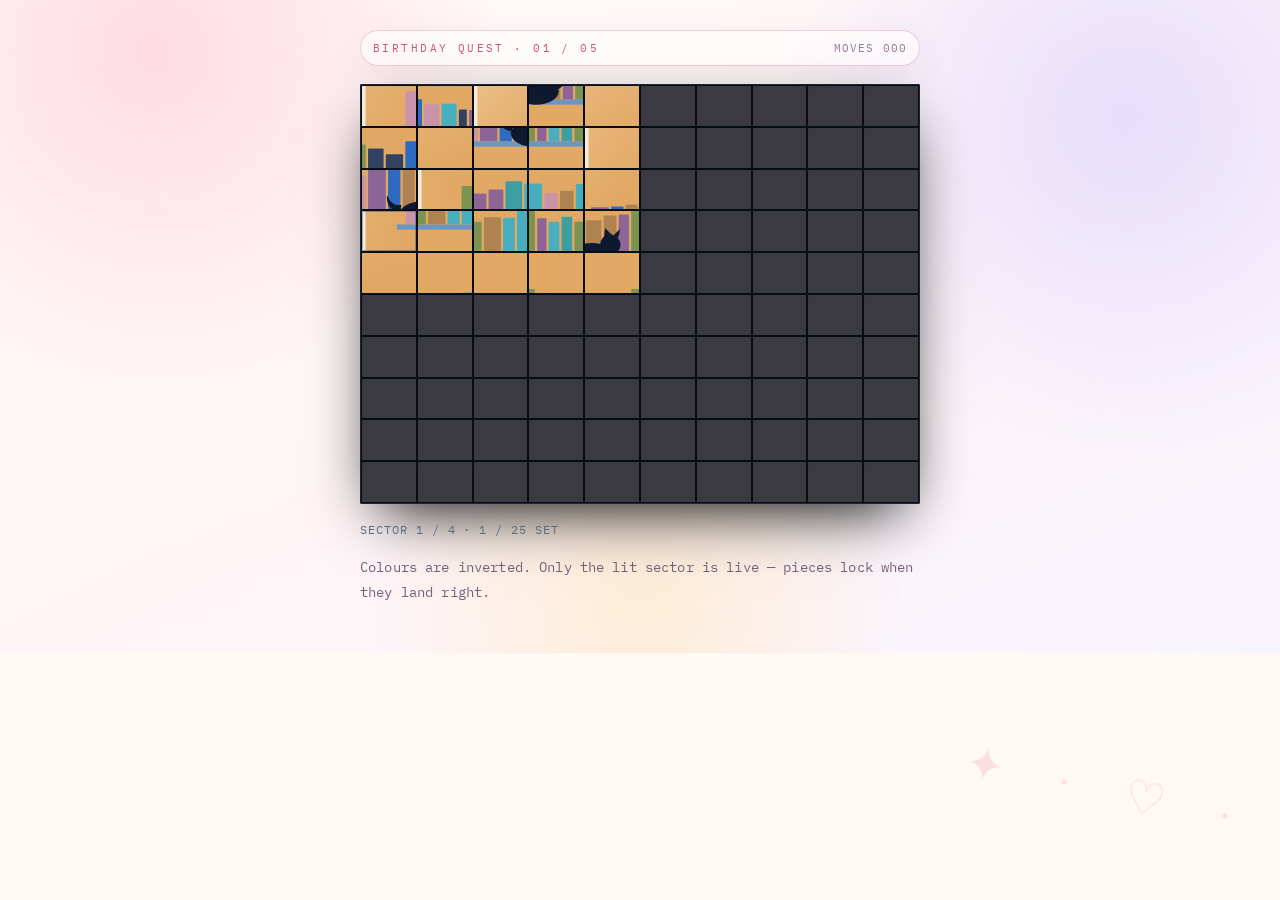
<file: files/puzzle.html>
<!DOCTYPE html>
<html lang="en">
<head>
<meta charset="utf-8">
<meta name="viewport" content="width=device-width, initial-scale=1, viewport-fit=cover">
<title>Birthday Quest · Puzzle</title>
<meta name="robots" content="noindex, nofollow">
<link rel="preconnect" href="https://fonts.googleapis.com">
<link rel="preconnect" href="https://fonts.gstatic.com" crossorigin>
<link href="https://fonts.googleapis.com/css2?family=IBM+Plex+Mono:wght@400;600&family=Instrument+Serif:ital@0;1&display=swap" rel="stylesheet">
<style>
/* ─────────────────────────────────────────────
   ink   #0B1622   board shadow
   blue  #1B4A82   the colour of the wall puzzle
   amber #E4B57D   invert(#1B4A82) — the negative state
   kraft #C39B6A   the back of a jigsaw piece
   mist  #D7DEE6   cold paper
   ───────────────────────────────────────────── */
:root{--ink:#0B1622;--blue:#1B4A82;--amber:#E4B57D;--kraft:#C39B6A;--mist:#D7DEE6;--gap:2px;
      --mask:invert(1) saturate(1.15)}
*{box-sizing:border-box;margin:0;padding:0}
body{
  min-height:100%;background:var(--ink);color:var(--mist);
  font-family:"IBM Plex Mono",monospace;
  display:flex;flex-direction:column;align-items:center;
  padding:30px 14px 48px;gap:18px;-webkit-tap-highlight-color:transparent;
}
header{width:100%;max-width:560px;display:flex;align-items:baseline;justify-content:space-between}
.eyebrow{font-size:11px;letter-spacing:.22em;color:var(--amber)}
.counter{font-size:11px;letter-spacing:.1em;color:#5C6B7C}

/* ── phase 1 · jigsaw ── */
#board{
  width:min(94vw,560px);aspect-ratio:4/3;display:grid;gap:var(--gap);
  background:#060D14;padding:var(--gap);border-radius:2px;
  box-shadow:0 24px 60px -20px #000, inset 0 0 0 1px #1A2836;
  touch-action:manipulation;transition:opacity .6s ease;
}
.tile{
  position:relative;border:0;padding:0;background-repeat:no-repeat;background-color:#0B1622;
  filter:var(--mask);
  transition:filter 1s ease,transform .14s ease,box-shadow .14s ease,opacity .5s ease;
  transform-style:preserve-3d;cursor:default;
}
.tile.active{cursor:pointer}
.tile.active:focus-visible{outline:2px solid var(--amber);outline-offset:1px;z-index:3}
.tile.sel{transform:scale(.82);box-shadow:0 0 0 2px var(--amber);z-index:2}
.tile.lock{box-shadow:inset 0 0 0 1px #E4B57D66}
.tile.done{filter:none}
.tile.pending{
  filter:none;background-image:radial-gradient(#00000018 1px,transparent 1px)!important;
  background-size:4px 4px!important;background-color:var(--kraft);opacity:.22;
}

/* ── phase 2 · nonogram ── */
#nono{display:none;width:min(94vw,560px);
  grid-template-columns:auto 1fr;grid-template-rows:auto 1fr;gap:4px}
#nono.on{display:grid}
#corner{}
#ctop,#cleft{display:grid;gap:var(--gap);color:#6E8093;font-size:clamp(8px,1.9vw,11px);line-height:1.15}
#ctop{grid-template-columns:repeat(10,1fr)}
#ctop div{display:flex;flex-direction:column;align-items:center;justify-content:flex-end;padding-bottom:3px}
#cleft{grid-template-rows:repeat(10,1fr)}
#cleft div{display:flex;align-items:center;justify-content:flex-end;gap:4px;padding-right:5px}
#ngrid{
  display:grid;grid-template-columns:repeat(10,1fr);gap:var(--gap);
  background:#060D14;padding:var(--gap);
  box-shadow:0 24px 60px -20px #000, inset 0 0 0 1px #1A2836;
}
.cell{
  aspect-ratio:1;border:0;padding:0;background:#12212F;cursor:pointer;
  transition:background .12s ease,transform .12s ease;position:relative;
}
.cell:nth-child(10n+6),.cell:nth-child(10n+1){box-shadow:inset 1px 0 0 #22323F}
.cell:focus-visible{outline:2px solid var(--amber);outline-offset:1px;z-index:2}
.cell.fill{background:var(--mist)}
.cell.mark::after{content:"";position:absolute;inset:34%;
  background:linear-gradient(45deg,transparent 44%,#3E5062 44% 56%,transparent 56%),
             linear-gradient(-45deg,transparent 44%,#3E5062 44% 56%,transparent 56%)}
#ngrid.solved .cell.fill{background:var(--amber)}
#ngrid.solved .cell.mark::after{opacity:0}
.cell.eye{
  color:var(--amber);font-family:"IBM Plex Mono",monospace;font-weight:600;
  font-size:clamp(11px,2.9vw,20px);letter-spacing:.02em;
  animation:surface .7s cubic-bezier(.2,.8,.3,1) both;
}
@keyframes surface{from{opacity:0;transform:scale(.5)}to{opacity:1;transform:none}}

/* ── footer ── */
#bar{width:min(94vw,560px);display:flex;align-items:center;justify-content:space-between;gap:12px;
  font-size:12px;letter-spacing:.08em;color:#5C6B7C}
#coord{color:var(--amber);letter-spacing:.24em}
#msg{width:min(94vw,560px);min-height:3.4em;font-size:14px;line-height:1.8;color:#8FA0B0;letter-spacing:.01em}
#msg strong{color:var(--mist);font-weight:600}
button.ghost{font:inherit;font-size:12px;letter-spacing:.14em;color:var(--mist);background:none;
  border:1px solid #22323F;padding:9px 16px;border-radius:2px;cursor:pointer;margin-top:14px}
button.ghost:hover{border-color:var(--amber);color:var(--amber)}
@media (prefers-reduced-motion:reduce){.tile,.cell{transition-duration:.01ms}
  .cell.eye{animation-duration:.01ms}}
</style>
<link rel="stylesheet" href="../birthday.css">
</head>
<body>

<header>
  <span class="eyebrow">BIRTHDAY QUEST · 01 / 05</span>
  <span class="counter" id="moves">MOVES 000</span>
</header>
<div id="board" role="group" aria-label="Jigsaw. Tap two pieces to swap them."></div>

<div id="nono">
  <div id="corner"></div>
  <div id="ctop"></div>
  <div id="cleft"></div>
  <div id="ngrid" role="group" aria-label="Nonogram grid"></div>
</div>

<div id="bar">
  <span id="prog">SECTOR 1 / 4 · 0 / 25 SET</span>
  <span id="coord"></span>
</div>

<p id="msg">Colours are inverted. Only the lit sector is live — pieces lock when they land right.</p>

<script>
/* ══════════════════════════════════════════════════
   IMAGE_URL → a photo of the wall puzzle (landscape, ~1600×1200)
   leave empty to use the built-in stand-in (blue / shelves / cats)
   ══════════════════════════════════════════════════ */
const CONFIG = {
  IMAGE_URL : "",
  MASK      : "negative",   // negative / shift / solar / ghost
  NEXT_URL  : "shoerack.html"
};

/* NEVER write invert(1) hue-rotate(180deg) — that is the dark-mode
   hue-preserving trick, so blue inverts straight back to blue. */
const MASKS = {
  negative : "invert(1) saturate(1.15)",
  shift    : "hue-rotate(140deg) saturate(1.5)",
  solar    : "invert(1) saturate(2.2) contrast(1.3)",
  ghost    : "invert(1) grayscale(1) contrast(1.4)"
};
document.documentElement.style.setProperty("--mask", MASKS[CONFIG.MASK] || MASKS.negative);

const S=10, Q=5, N=S*S;
const msg=document.getElementById("msg");

/* ───────── PHASE 2 · nonogram solution (derived clues, don't hand-count) ───── */
const SOLUTION = [
  "..X....X..",
  "..XX..XX..",
  "..XXXXXX..",
  ".XXXXXXXX.",
  ".XX.XX.XX.",
  ".XXXXXXXX.",
  ".XXX..XXX.",
  "..XXXXXX..",
  "..X....X..",
  "..X....X.."
].map(r=>r.split("").map(c=>c==="X"?1:0));

/* the two empty cells inside the face. They stay dark all the way
   through, then the coordinate surfaces in them at the very end. */
const EYES=[ {rc:[4,3], val:"07"}, {rc:[4,6], val:"23"} ];

/* ───────── PHASE 1 · jigsaw ───────── */
function fallback(){
  const pal=["#D9C7A3","#B8543F","#3E6B52","#8A6FA8","#D89A45","#5A7FA8","#C4655C","#7E9E6B"],books=[];
  for(let s=0;s<3;s++){let x=90;while(x<1080){
    const w=18+Math.round(Math.random()*22),h=90+Math.round(Math.random()*40);
    books.push(`<rect x="${x}" y="${300+s*210-h}" width="${w}" height="${h}" rx="2" fill="${pal[(x+s)%pal.length]}" opacity=".92"/>`);x+=w+5;}}
  const cat=(x,y,s,c)=>`<g transform="translate(${x},${y}) scale(${s})" fill="${c}"><ellipse rx="52" ry="30"/><circle cx="42" cy="-26" r="23"/><path d="M28,-42 L30,-64 L46,-48 Z"/><path d="M50,-48 L64,-62 L60,-40 Z"/><path d="M-50,-4 q-34,-6 -30,-40 q10,26 32,22 Z"/></g>`;
  return "data:image/svg+xml;charset=utf-8,"+encodeURIComponent(
  `<svg xmlns="http://www.w3.org/2000/svg" width="1200" height="900" viewBox="0 0 1200 900">
   <defs><radialGradient id="v" cx=".5" cy=".45" r=".8"><stop offset=".55" stop-color="#2C5F9E" stop-opacity=".55"/><stop offset="1" stop-color="#0E2C52" stop-opacity=".85"/></radialGradient></defs>
   <rect width="1200" height="900" fill="#1B4A82"/><rect width="1200" height="900" fill="url(#v)"/>
   ${[0,1,2].map(s=>`<rect x="70" y="${300+s*210}" width="1030" height="12" fill="#8E6B45"/>`).join("")}
   ${books.join("")}
   ${cat(250,282,1,"#F0E6D2")}${cat(760,492,.85,"#2A2320")}${cat(430,702,1.1,"#C98A4B")}${cat(950,700,.75,"#E8E2D8")}
  </svg>`);
}
const IMG=CONFIG.IMAGE_URL||fallback();
const board=document.getElementById("board");
board.style.gridTemplateColumns=`repeat(${S},1fr)`;

const QUADS=[[0,0],[0,1],[1,0],[1,1]].map(([qr,qc])=>{
  const a=[];for(let r=qr*Q;r<qr*Q+Q;r++)for(let c=qc*Q;c<qc*Q+Q;c++)a.push(r*S+c);return a;});
let order=[...Array(N).keys()], sel=null, moves=0, qi=0;
let busy=false, phase=1;   // phase 1 jigsaw · 1.5 handoff · 2 nonogram

QUADS.forEach(slots=>{                 // shuffle inside each sector only
  let t=0;
  do{ const v=slots.map(s=>order[s]);
      for(let i=v.length-1;i>0;i--){const j=(Math.random()*(i+1))|0;[v[i],v[j]]=[v[j],v[i]];}
      slots.forEach((s,i)=>order[s]=v[i]); t++;
  } while(slots.filter(s=>order[s]===s).length>2 && t<40);
});

const tiles=[...Array(N)].map((_,i)=>{
  const t=document.createElement("button");
  t.className="tile pending"; t.tabIndex=-1;
  t.addEventListener("click",()=>tap(i));
  board.appendChild(t); return t;
});

function art(slot){
  const p=order[slot],c=p%S,r=(p/S)|0,t=tiles[slot];
  t.style.backgroundImage=`url("${IMG}")`;
  t.style.backgroundSize=`${S*100}% ${S*100}%`;
  t.style.backgroundPosition=`${c*100/(S-1)}% ${r*100/(S-1)}%`;
}
function openQuad(){
  QUADS[qi].forEach((s,i)=>{ art(s);
    tiles[s].classList.remove("pending"); tiles[s].classList.add("active");
    tiles[s].tabIndex=0; tiles[s].setAttribute("aria-label","Piece "+(i+1)); });
  paint();
}
function paint(){
  QUADS[qi].forEach(s=>tiles[s].classList.toggle("lock",order[s]===s));
  const ok=QUADS[qi].filter(s=>order[s]===s).length;
  document.getElementById("prog").textContent=`SECTOR ${qi+1} / 4 · ${ok} / ${Q*Q} SET`;
  document.getElementById("moves").textContent="MOVES "+String(moves).padStart(3,"0");
}
function tap(i){
  const t=tiles[i];
  if(busy||!t.classList.contains("active")||order[i]===i) return;
  if(sel===null){ sel=i; t.classList.add("sel"); return; }
  tiles[sel].classList.remove("sel");
  if(sel!==i){ [order[sel],order[i]]=[order[i],order[sel]]; moves++; QUADS[qi].forEach(art); }
  sel=null; paint();
  if(QUADS[qi].every(s=>order[s]===s)) finishQuad();
}
function finishQuad(){
  if(busy) return;                       // a sector transition is already running
  busy=true;
  QUADS[qi].forEach((s,i)=>{
    tiles[s].style.transitionDelay=(i*22)+"ms";
    tiles[s].classList.remove("active","lock"); tiles[s].classList.add("done");
    tiles[s].tabIndex=-1;
  });
  if(qi<QUADS.length-1){
    setTimeout(()=>{ qi++; openQuad(); busy=false; },1900);
    return;
  }

  phase=1.5;                             // all four sectors done
  setTimeout(()=>{
    msg.innerHTML="That was the easy half.";
    const b=document.createElement("button");
    b.className="ghost"; b.textContent="CONTINUE →";
    b.onclick=startNono; msg.appendChild(b);
    busy=false;
  },2000);
}

/* ───────── PHASE 2 ───────── */
function runs(line){ const out=[];let n=0;
  line.forEach(v=>{ if(v){n++;} else if(n){out.push(n);n=0;} }); if(n)out.push(n);
  return out.length?out:[0]; }

let cells=[], state=[], done=false;

function startNono(){
  if(phase===2) return;
  phase=2; busy=false;
  board.style.opacity=0;
  setTimeout(()=>{
    board.remove();
    document.getElementById("nono").classList.add("on");
    document.getElementById("prog").textContent="NONOGRAM · 10 × 10";
    msg.innerHTML="Numbers count unbroken runs of filled squares in that row or column. Tap once to fill, twice to rule out.";
    buildNono();
  },600);
}

function buildNono(){
  const ctop=document.getElementById("ctop"), cleft=document.getElementById("cleft"),
        grid=document.getElementById("ngrid");
  for(let c=0;c<S;c++){ const d=document.createElement("div");
    d.innerHTML=runs(SOLUTION.map(r=>r[c])).map(n=>`<span>${n}</span>`).join(""); ctop.appendChild(d); }
  for(let r=0;r<S;r++){ const d=document.createElement("div");
    d.innerHTML=runs(SOLUTION[r]).map(n=>`<span>${n}</span>`).join(""); cleft.appendChild(d); }

  state=[...Array(N)].map(()=>0);
  for(let i=0;i<N;i++){
    const b=document.createElement("button");
    b.className="cell"; b.setAttribute("aria-label",`row ${(i/S)|0}, column ${i%S}`);
    b.addEventListener("click",()=>cycle(i));
    grid.appendChild(b); cells.push(b);
  }
  count();
}

function cycle(i){
  if(done||cells[i].classList.contains("seed")) return;
  state[i]=(state[i]+1)%3;                     // 0 empty · 1 filled · 2 ruled out
  cells[i].classList.toggle("fill",state[i]===1);
  cells[i].classList.toggle("mark",state[i]===2);
  count();
  if(state.every((v,k)=>(v===1?1:0)===SOLUTION[(k/S)|0][k%S])) win();
}

function count(){
  const filled=state.filter(v=>v===1).length;
  const total=SOLUTION.flat().reduce((a,b)=>a+b,0);
  document.getElementById("prog").textContent=`NONOGRAM · ${filled} / ${total} FILLED`;
}

function win(){
  done=true;
  document.getElementById("ngrid").classList.add("solved");
  cells.forEach((c,i)=>c.style.transitionDelay=((i%S)*18+((i/S)|0)*18)+"ms");
  setTimeout(()=>{
    EYES.forEach(({rc,val},k)=>{
      const c=cells[rc[0]*S+rc[1]];
      c.classList.remove("mark"); c.classList.add("eye");
      c.textContent=val; c.style.animationDelay=(k*260)+"ms";
    });
    document.getElementById("coord").textContent=EYES.map(e=>e.val).join(" · ");
  },1100);
  setTimeout(()=>{
    msg.innerHTML=`You have walked past that wall a thousand times.<br>
      <strong>You have never seen the back of it.</strong>`;
    if(CONFIG.NEXT_URL){
      const a=document.createElement("a");
      a.href=CONFIG.NEXT_URL; a.className="ghost"; a.textContent="FOUND IT →";
      a.style.cssText="display:inline-block;text-decoration:none";
      msg.appendChild(a);
    }
  },1900);
}

/* ───────── dev skip ─────────
   Desktop: press S. Phone: tap the STATION label three times.
   Phase 1 solves the current sector. Phase 2 fills the nonogram.
   Delete this block before you send the link to her.          */
function skip(){
  if(busy) return;
  if(phase===1.5){ startNono(); return; }
  if(phase===2){
    if(done||!cells.length) return;
    for(let i=0;i<N;i++){
      const want=SOLUTION[(i/S)|0][i%S];
      state[i]=want?1:0;
      cells[i].classList.toggle("fill",!!want);
      cells[i].classList.remove("mark");
    }
    count(); win(); return;
  }
  if(sel!==null){ tiles[sel].classList.remove("sel"); sel=null; }
  QUADS[qi].forEach(s=>{ order[s]=s; art(s); });
  paint(); finishQuad();
}
addEventListener("keydown",e=>{ if(e.key==="s"||e.key==="S") skip(); });
let taps=0,tapT;
document.querySelector(".eyebrow").addEventListener("click",()=>{
  clearTimeout(tapT); if(++taps>=3){ taps=0; skip(); } tapT=setTimeout(()=>taps=0,600);
});

openQuad();
</script>
</body>
</html>
</file>
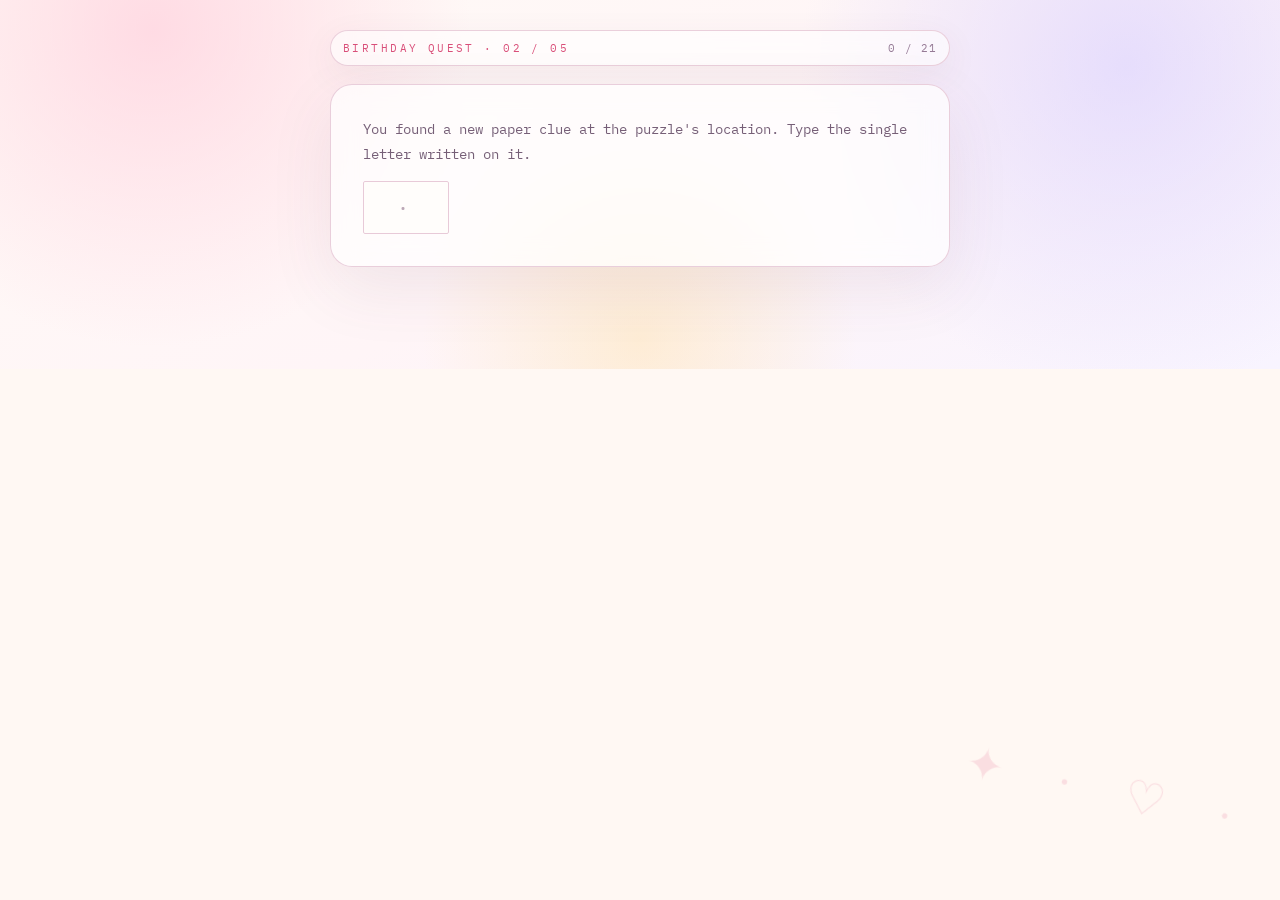
<file: files/shoerack.html>
<!DOCTYPE html>
<html lang="en">
<head>
<meta charset="utf-8">
<meta name="viewport" content="width=device-width, initial-scale=1, viewport-fit=cover">
<title>Birthday Quest · Shoe Rack</title>
<meta name="robots" content="noindex, nofollow">
<link rel="preconnect" href="https://fonts.googleapis.com">
<link rel="preconnect" href="https://fonts.gstatic.com" crossorigin>
<link href="https://fonts.googleapis.com/css2?family=IBM+Plex+Mono:wght@400;600&family=Instrument+Serif:ital@0;1&display=swap" rel="stylesheet">
<style>
:root{--ink:#0B1622;--amber:#E4B57D;--mist:#D7DEE6;--dim:#5C6B7C;--line:#22323F;--cell:#12212F}
*{box-sizing:border-box;margin:0;padding:0}
body{min-height:100%;background:var(--ink);color:var(--mist);font-family:"IBM Plex Mono",monospace;
  display:flex;flex-direction:column;align-items:center;padding:30px 14px 60px;gap:18px;
  -webkit-tap-highlight-color:transparent}
header{width:100%;max-width:620px;display:flex;align-items:baseline;justify-content:space-between}
.eyebrow{font-size:11px;letter-spacing:.22em;color:var(--amber)}
.counter{font-size:11px;letter-spacing:.1em;color:var(--dim)}
main{width:100%;max-width:620px;display:flex;flex-direction:column;gap:22px}

/* ── gate ── */
#gate{display:flex;flex-direction:column;gap:14px}
#gate p{font-size:14px;line-height:1.8;color:#8FA0B0}
.coordrow{display:flex;gap:10px;align-items:center}
.coordrow input{width:86px;background:var(--cell);border:1px solid var(--line);color:var(--mist);
  font:inherit;font-size:20px;letter-spacing:.3em;text-align:center;padding:12px 8px;border-radius:2px}
.coordrow input:focus{outline:none;border-color:var(--amber)}

/* ── grid ── */
#wrap{position:relative;width:100%;display:none}
#wrap.on{display:block}
#grid{display:grid;grid-template-columns:repeat(11,1fr);gap:1px;background:var(--line);
  border:1px solid var(--line);touch-action:manipulation}
.sq{position:relative;aspect-ratio:1;background:var(--cell)}
.sq.blk{background:#060D14}
.sq .n{position:absolute;top:1px;left:3px;font-size:8px;color:var(--dim);pointer-events:none;z-index:2}
.sq input{width:100%;height:100%;background:none;border:0;text-align:center;color:var(--mist);
  font-family:"IBM Plex Mono",monospace;font-weight:600;font-size:clamp(13px,3.1vw,19px);
  text-transform:uppercase;caret-color:transparent;padding:0}
.sq input:focus{outline:none}
.sq.cur{background:#1D3348}
.sq.beam{background:#17293A}
.sq.ring:after{content:"";position:absolute;inset:9%;border:1px solid #E4B57D55;border-radius:50%;
  pointer-events:none}
.sq.hit input{color:var(--amber)}
.sq.seed{box-shadow:inset 0 0 0 2px #E4B57D66}
.sq.seed input{color:var(--amber)}
#ring{position:absolute;inset:0;width:100%;height:100%;pointer-events:none;opacity:0;
  transition:opacity 1s ease}
#ring.on{opacity:1}
#ring circle{fill:none;stroke:var(--amber);stroke-width:2;
  stroke-dasharray:1000;stroke-dashoffset:1000;}
#ring.on circle{animation:draw 1.6s ease forwards}
@keyframes draw{to{stroke-dashoffset:0}}

/* ── clues ── */
#clues{display:none;grid-template-columns:1fr 1fr;gap:26px}
#clues.on{display:grid}
h2{font-size:10px;letter-spacing:.24em;color:var(--amber);font-weight:400;
  border-bottom:1px solid var(--line);padding-bottom:7px;margin-bottom:9px}
ol{list-style:none;display:flex;flex-direction:column;gap:7px}
li{font-size:12.5px;line-height:1.5;color:#8FA0B0;cursor:pointer;display:flex;gap:7px}
li b{color:var(--dim);font-weight:400;min-width:16px;text-align:right}
li.on{color:var(--mist)}
li.done{opacity:.35}
@media(max-width:560px){#clues{grid-template-columns:1fr;gap:18px}}

/* ── end ── */
#out{display:none;padding-top:6px}
#out.on{display:block}
#out .line{font-family:"Instrument Serif",serif;font-size:clamp(34px,9vw,58px);line-height:1.05;
  color:var(--amber);letter-spacing:.02em}
#out .tail{font-size:14px;line-height:1.8;color:#8FA0B0;margin-top:14px}
a.ghost{display:inline-block;margin-top:18px;font-size:12px;letter-spacing:.14em;color:var(--mist);
  text-decoration:none;border:1px solid var(--line);padding:10px 18px;border-radius:2px}
a.ghost:hover{border-color:var(--amber);color:var(--amber)}
#msg{width:100%;max-width:620px;font-size:13px;line-height:1.8;color:#8FA0B0;min-height:1.8em}
@media (prefers-reduced-motion:reduce){*{animation-duration:.01ms!important;transition-duration:.01ms!important}}
</style>
<link rel="stylesheet" href="../birthday.css">
</head>
<body>

<header>
  <span class="eyebrow">BIRTHDAY QUEST · 02 / 05</span>
  <span class="counter" id="score">0 / 21</span>
</header>

<main>
  <div id="gate">
    <p>You found a new paper clue at the puzzle's location. Type the single letter written on it.</p>
    <div class="coordrow">
      <input id="key" maxlength="1" placeholder="·" autocomplete="off" spellcheck="false" aria-label="letter on the paper clue">
    </div>
  </div>

  <div id="wrap">
    <div id="grid"></div>
    <svg id="ring" viewBox="0 0 100 100" preserveAspectRatio="none" aria-hidden="true">
      <circle cx="50" cy="50" r="33"></circle>
    </svg>
  </div>

  <div id="clues">
    <div><h2>ACROSS</h2><ol id="ac"></ol></div>
    <div><h2>DOWN</h2><ol id="dn"></ol></div>
  </div>

  <div id="out"><div class="line" id="outline"></div><div class="tail" id="outtail"></div></div>
</main>

<p id="msg"></p>

<script>
const CONFIG = { ENTRY:"W", NEXT_URL:"album.html" };

const GRID = [
 "SPA#ARCHIVE","#R#L#####I#","MOVIES#THAT","#D#K###H###","MUSEUM#EACH",
 "#C###A###O#","ITEM#PARENT","###A###E#T#","THEY#RENTAL","#A#####T#C#","USUALLY#ITS"
].map(r=>r.split(""));
const SZ=11;
const RING=[[2,5],[3,7],[5,9],[7,7],[8,5],[7,3],[5,1],[3,3]];   // clockwise from the top

const CLUES = {
  "0,0,A":"Where the water does the work",
  "0,4,A":"Nothing here is ever thrown away",
  "2,0,A":"Two hours in the dark",
  "2,7,A":"The one further off",
  "4,0,A":"A building full of other people's things",
  "4,7,A":"Apiece",
  "6,0,A":"One line on a list",
  "6,5,A":"The company that owns the company",
  "8,0,A":"The others",
  "8,5,A":"Yours until Sunday",
  "10,0,A":"More often than not",
  "10,8,A":"Belonging to the thing",
  "0,1,D":"What comes out — or what multiplying gives you",
  "8,1,D":"Owns, in the third person",
  "1,3,D":"Similar to; also a small blue thumb",
  "6,3,D":"Month, or permission",
  "4,5,D":"Flat, folded, and honest",
  "2,7,D":"The commonest word here",
  "6,7,D":"A tear, or what you pay",
  "0,9,D":"By way of",
  "4,9,D":"Touch — or a name in your phone"
};

const $=s=>document.getElementById(s);
const key=(r,c,d)=>r+","+c+","+d;
const isW=(r,c)=>r>=0&&r<SZ&&c>=0&&c<SZ&&GRID[r][c]!=="#";
const inRing=(r,c)=>RING.some(p=>p[0]===r&&p[1]===c);

/* ── entries + numbering ── */
const entries=[]; const num={};
let n=0;
for(let r=0;r<SZ;r++)for(let c=0;c<SZ;c++){
  if(!isW(r,c)) continue;
  const aStart=!isW(r,c-1)&&isW(r,c+1)&&isW(r,c+2);
  const dStart=!isW(r-1,c)&&isW(r+1,c)&&isW(r+2,c);
  if(aStart||dStart) num[r+","+c]=++n;
  if(aStart){let L=0;while(isW(r,c+L))L++;entries.push({r,c,d:"A",L,no:n});}
  if(dStart){let L=0;while(isW(r+L,c))L++;entries.push({r,c,d:"D",L,no:n});}
}

/* ── build ── */
const cells={};
function build(){
  const g=$("grid");
  for(let r=0;r<SZ;r++)for(let c=0;c<SZ;c++){
    const d=document.createElement("div");
    d.className="sq"+(isW(r,c)?"":" blk")+(inRing(r,c)?" ring":"");
    if(isW(r,c)){
      if(num[r+","+c]) d.innerHTML='<span class="n">'+num[r+","+c]+'</span>';
      const i=document.createElement("input");
      i.maxLength=1; i.autocomplete="off"; i.spellcheck=false;
      i.setAttribute("aria-label","row "+(r+1)+" column "+(c+1));
      i.addEventListener("focus",()=>{cur=[r,c];highlight()});
      i.addEventListener("click",()=>{ if(cur[0]===r&&cur[1]===c) dir=dir==="A"?"D":"A"; highlight(); });
      i.addEventListener("input",()=>{
        i.value=i.value.replace(/[^a-zA-Z]/g,"").toUpperCase();
        if(i.value) step(1);
        check();
      });
      i.addEventListener("keydown",e=>{
        const k=e.key;
        if(k==="Backspace"&&!i.value){e.preventDefault();step(-1);}
        else if(k==="ArrowRight"){e.preventDefault();dir="A";move(0,1)}
        else if(k==="ArrowLeft"){e.preventDefault();dir="A";move(0,-1)}
        else if(k==="ArrowDown"){e.preventDefault();dir="D";move(1,0)}
        else if(k==="ArrowUp"){e.preventDefault();dir="D";move(-1,0)}
        else if(k==="Tab"){e.preventDefault();dir=dir==="A"?"D":"A";highlight()}
      });
      d.appendChild(i); cells[r+","+c]=i;
    }
    g.appendChild(d);
  }
  ["A","D"].forEach(dd=>{
    const ol=$(dd==="A"?"ac":"dn");
    entries.filter(e=>e.d===dd).forEach(e=>{
      const li=document.createElement("li");
      li.id="cl"+key(e.r,e.c,e.d);
      li.innerHTML="<b>"+e.no+"</b><span>"+CLUES[key(e.r,e.c,e.d)]+" ("+e.L+")</span>";
      li.onclick=()=>{dir=e.d;cells[e.r+","+e.c].focus()};
      ol.appendChild(li);
    });
  });
  const seeded=new Set();
  entries.forEach(e=>{
    const id=e.r+","+e.c;
    if(seeded.has(id)) return;
    cells[id].value=GRID[e.r][e.c];
    cells[id].parentElement.classList.add("seed");
    seeded.add(id);
  });
  check();
}

let cur=[0,0], dir="A";
function move(dr,dc){
  let [r,c]=cur;
  for(let i=0;i<SZ;i++){ r+=dr;c+=dc; if(!isW(r,c)) break; if(cells[r+","+c]){cells[r+","+c].focus();return;} }
  highlight();
}
function step(k){
  const [dr,dc]=dir==="A"?[0,k]:[k,0];
  const r=cur[0]+dr,c=cur[1]+dc;
  if(isW(r,c)) cells[r+","+c].focus();
}
function entryAt(r,c,d){
  return entries.find(e=>{
    if(e.d!==d) return false;
    return d==="A" ? (e.r===r && c>=e.c && c<e.c+e.L) : (e.c===c && r>=e.r && r<e.r+e.L);
  });
}
function highlight(){
  document.querySelectorAll(".sq").forEach(s=>s.classList.remove("cur","beam"));
  document.querySelectorAll("li").forEach(l=>l.classList.remove("on"));
  const [r,c]=cur;
  let e=entryAt(r,c,dir) || entryAt(r,c,dir==="A"?"D":"A");
  if(!e) return;
  dir=e.d;
  const sq=[...$("grid").children];
  for(let i=0;i<e.L;i++){
    const rr=e.d==="A"?e.r:e.r+i, cc=e.d==="A"?e.c+i:e.c;
    sq[rr*SZ+cc].classList.add("beam");
  }
  sq[r*SZ+c].classList.add("cur");
  const li=$("cl"+key(e.r,e.c,e.d)); if(li) li.classList.add("on");
}

/* ── checking ── */
let solved=false;
function check(){
  let done=0;
  entries.forEach(e=>{
    let ok=true;
    for(let i=0;i<e.L;i++){
      const rr=e.d==="A"?e.r:e.r+i, cc=e.d==="A"?e.c+i:e.c;
      if((cells[rr+","+cc].value||"")!==GRID[rr][cc]) ok=false;
    }
    const li=$("cl"+key(e.r,e.c,e.d)); if(li) li.classList.toggle("done",ok);
    if(ok) done++;
  });
  $("score").textContent=done+" / "+entries.length;
  if(done===entries.length && !solved) finish();
}

function finish(){
  solved=true;
  document.querySelectorAll(".sq input").forEach(i=>i.blur());
  RING.forEach((p,k)=>{
    const sq=[...$("grid").children][p[0]*SZ+p[1]];
    setTimeout(()=>sq.classList.add("hit"), 400+k*170);
  });
  setTimeout(()=>$("ring").classList.add("on"), 400);
  setTimeout(()=>{
    $("out").classList.add("on");
    $("outline").textContent=RING.map(p=>GRID[p[0]][p[1]]).join("");
    $("outtail").innerHTML="Clockwise, from the top.<br>Now find something shaped like the ring — and the same colour as the squares around it.";
    if(CONFIG.NEXT_URL){
      const a=document.createElement("a");
      a.href=CONFIG.NEXT_URL;a.className="ghost";a.textContent="FOUND IT →";
      $("outtail").appendChild(a);
    }
    $("out").scrollIntoView({behavior:"smooth",block:"center"});
  },2200);
}

/* ── gate ── */
function open(){
  if($("wrap").classList.contains("on")) return;
  $("gate").style.display="none";
  $("wrap").classList.add("on"); $("clues").classList.add("on");
  $("msg").textContent="Every word has its first letter waiting for you. Eight squares are circled for a reason.";
  build(); highlight();
}
$("key").addEventListener("input",e=>{
  e.target.value=e.target.value.replace(/[^a-zA-Z]/g,"").toUpperCase();
  if(e.target.value===CONFIG.ENTRY) open();
});

/* ── dev skip · press S, or tap STATION three times. Delete before sending. ── */
function skip(){
  if(!$("wrap").classList.contains("on")){ open(); return; }
  const e=entries.find(e=>{
    for(let i=0;i<e.L;i++){
      const rr=e.d==="A"?e.r:e.r+i, cc=e.d==="A"?e.c+i:e.c;
      if((cells[rr+","+cc].value||"")!==GRID[rr][cc]) return true;
    } return false;
  });
  if(!e) return;
  for(let i=0;i<e.L;i++){
    const rr=e.d==="A"?e.r:e.r+i, cc=e.d==="A"?e.c+i:e.c;
    cells[rr+","+cc].value=GRID[rr][cc];
  }
  check();
}
addEventListener("keydown",e=>{
  if(document.activeElement.tagName==="INPUT") return;
  if(e.key==="s"||e.key==="S") skip();
});
let taps=0,tt;
document.querySelector(".eyebrow").addEventListener("click",()=>{
  clearTimeout(tt); if(++taps>=3){taps=0;skip();} tt=setTimeout(()=>taps=0,600);
});
</script>
</body>
</html>
</file>
<file: birthday.css>
:root {
  --ink: #fff8f3 !important;
  --amber: #e45f86 !important;
  --mist: #4b3152 !important;
  --dim: #8c718d !important;
  --line: #e8cad8 !important;
  --cell: #fffdfb !important;
  --kraft: #f5d9df !important;
}

html { min-height: 100%; background: #fff8f3; }

body {
  position: relative;
  overflow-x: hidden;
  background:
    radial-gradient(circle at 12% 8%, rgba(255, 203, 218, .65), transparent 27%),
    radial-gradient(circle at 88% 18%, rgba(216, 207, 255, .62), transparent 28%),
    radial-gradient(circle at 50% 92%, rgba(255, 226, 170, .45), transparent 30%),
    linear-gradient(155deg, #fffaf6 0%, #fff5f7 54%, #f8f4ff 100%) !important;
  color: var(--mist) !important;
}

body::before,
body::after {
  content: "✦  ·  ♡  ·  ✦";
  position: fixed;
  z-index: -1;
  color: rgba(228, 95, 134, .17);
  font-family: Georgia, serif;
  font-size: clamp(22px, 4vw, 46px);
  letter-spacing: .48em;
  pointer-events: none;
  transform: rotate(-12deg);
}
body::before { top: 8%; left: -1.5em; }
body::after { right: -1.5em; bottom: 8%; transform: rotate(12deg); }

header {
  padding: 10px 12px;
  border: 1px solid rgba(232, 202, 216, .9);
  border-radius: 999px;
  background: rgba(255, 255, 255, .58);
  box-shadow: 0 10px 35px rgba(97, 55, 89, .07);
  backdrop-filter: blur(10px);
}

.eyebrow {
  color: #d94f79 !important;
  cursor: default;
  user-select: none;
}

.counter { color: #967b96 !important; }

main,
#board,
#nono,
#bar,
#msg { position: relative; z-index: 1; }

main > section,
#gate,
#body,
#wrap,
#nono.on,
#out.on,
#done.on {
  border-radius: 22px;
}

#gate,
.seg.on,
.ch.on,
#done.on {
  padding: clamp(20px, 5vw, 32px);
  border: 1px solid rgba(232, 202, 216, .92);
  background: rgba(255, 255, 255, .7);
  box-shadow: 0 22px 65px rgba(95, 58, 93, .09);
  backdrop-filter: blur(12px);
}

h1, h2, .intro, #out .line {
  color: #56324f !important;
  text-wrap: balance;
}

.lead, .sub, #gate p, .prose, .q, li, #msg, #out .tail, #done .tail {
  color: #765f77 !important;
}

input.txt,
input.num,
.coordrow input,
.sq,
.chip,
.note,
.cell,
#lamp,
.lamp2,
.evi,
#hist div {
  background-color: rgba(255, 253, 251, .88) !important;
  border-color: var(--line) !important;
  color: var(--mist) !important;
}

input::placeholder { color: #bba8b6 !important; }

button.go,
button.ghost,
a.ghost,
.opt {
  border-color: #e4b7ca !important;
  border-radius: 999px !important;
  color: #b83f68 !important;
  background: rgba(255, 255, 255, .72) !important;
  box-shadow: 0 7px 20px rgba(119, 55, 89, .06);
  transition: transform .16s ease, box-shadow .16s ease, background .16s ease !important;
}

button.go:hover,
button.ghost:hover,
a.ghost:hover,
.opt:hover {
  transform: translateY(-1px);
  background: #fff !important;
  box-shadow: 0 10px 24px rgba(119, 55, 89, .12);
}

.tag { color: #d94f79 !important; }
.verdict { color: #b83f68 !important; border-color: #df6c91 !important; }
.lamp-core { background: #f2dce6 !important; }
.lamp-core.hi { background: #f7a9bf !important; box-shadow: 0 0 40px 8px rgba(228,95,134,.38) !important; }
.frame, .cal, #grid, #ngrid { border-color: var(--line) !important; box-shadow: 0 18px 50px rgba(95,58,93,.10) !important; }
.frame { border-radius: 12px !important; }
.frame .date { background: linear-gradient(transparent, rgba(80,42,72,.88)) !important; color: #fff5c7 !important; }
.cal .m { background: #e46b8c !important; }
.cal .d, .cal .w { background: #fffdfb !important; }
.sq.blk, #ngrid { background: #ead6df !important; }
.sq.cur { background: #efd8e6 !important; }
.sq.beam { background: #f8eaf1 !important; }
.cell.fill { background: #8f7095 !important; }
#ngrid.solved .cell.fill { background: #e36f93 !important; }

@media (max-width: 560px) {
  header { padding: 9px 11px; }
  #gate, .seg.on, .ch.on, #done.on { border-radius: 18px; }
}

@media (prefers-reduced-motion: no-preference) {
  body::before { animation: birthdayFloat 8s ease-in-out infinite; }
  body::after { animation: birthdayFloat 9s ease-in-out infinite reverse; }
  @keyframes birthdayFloat { 50% { translate: 0 12px; } }
}
</file>
